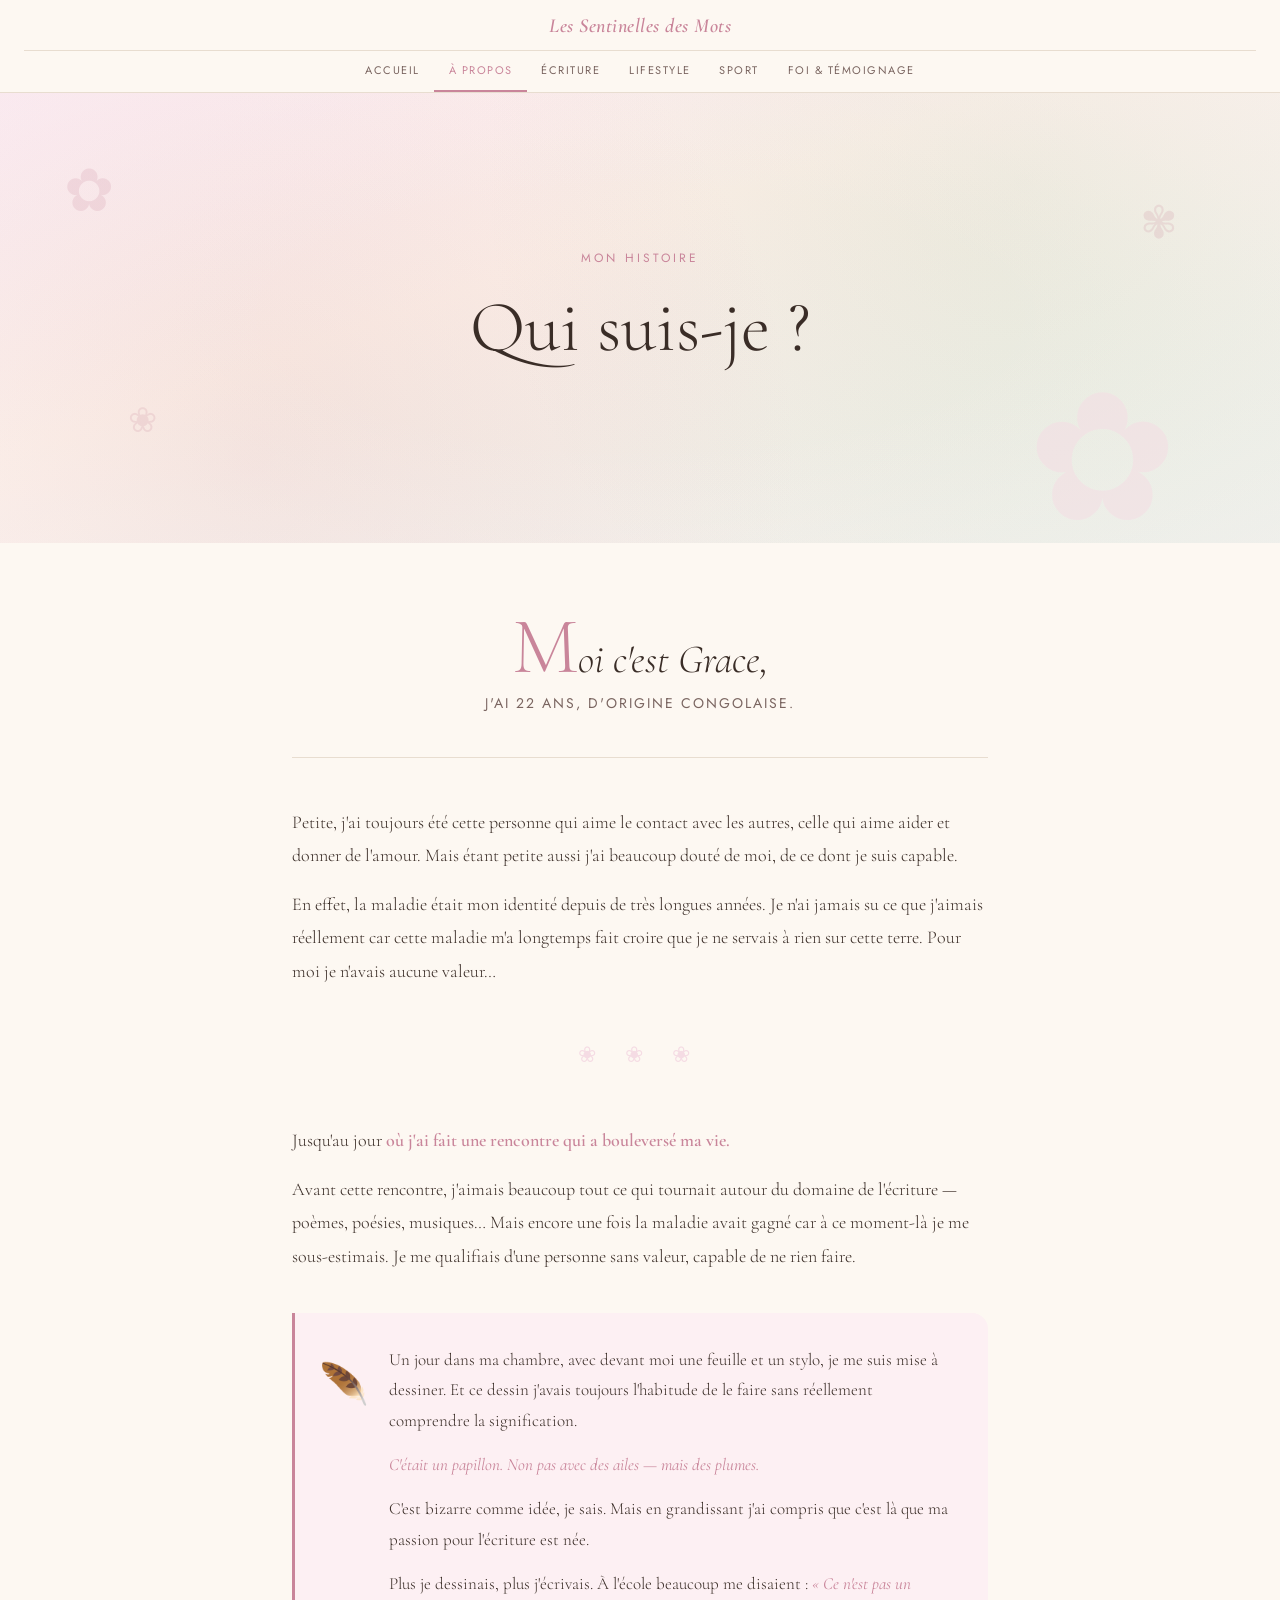
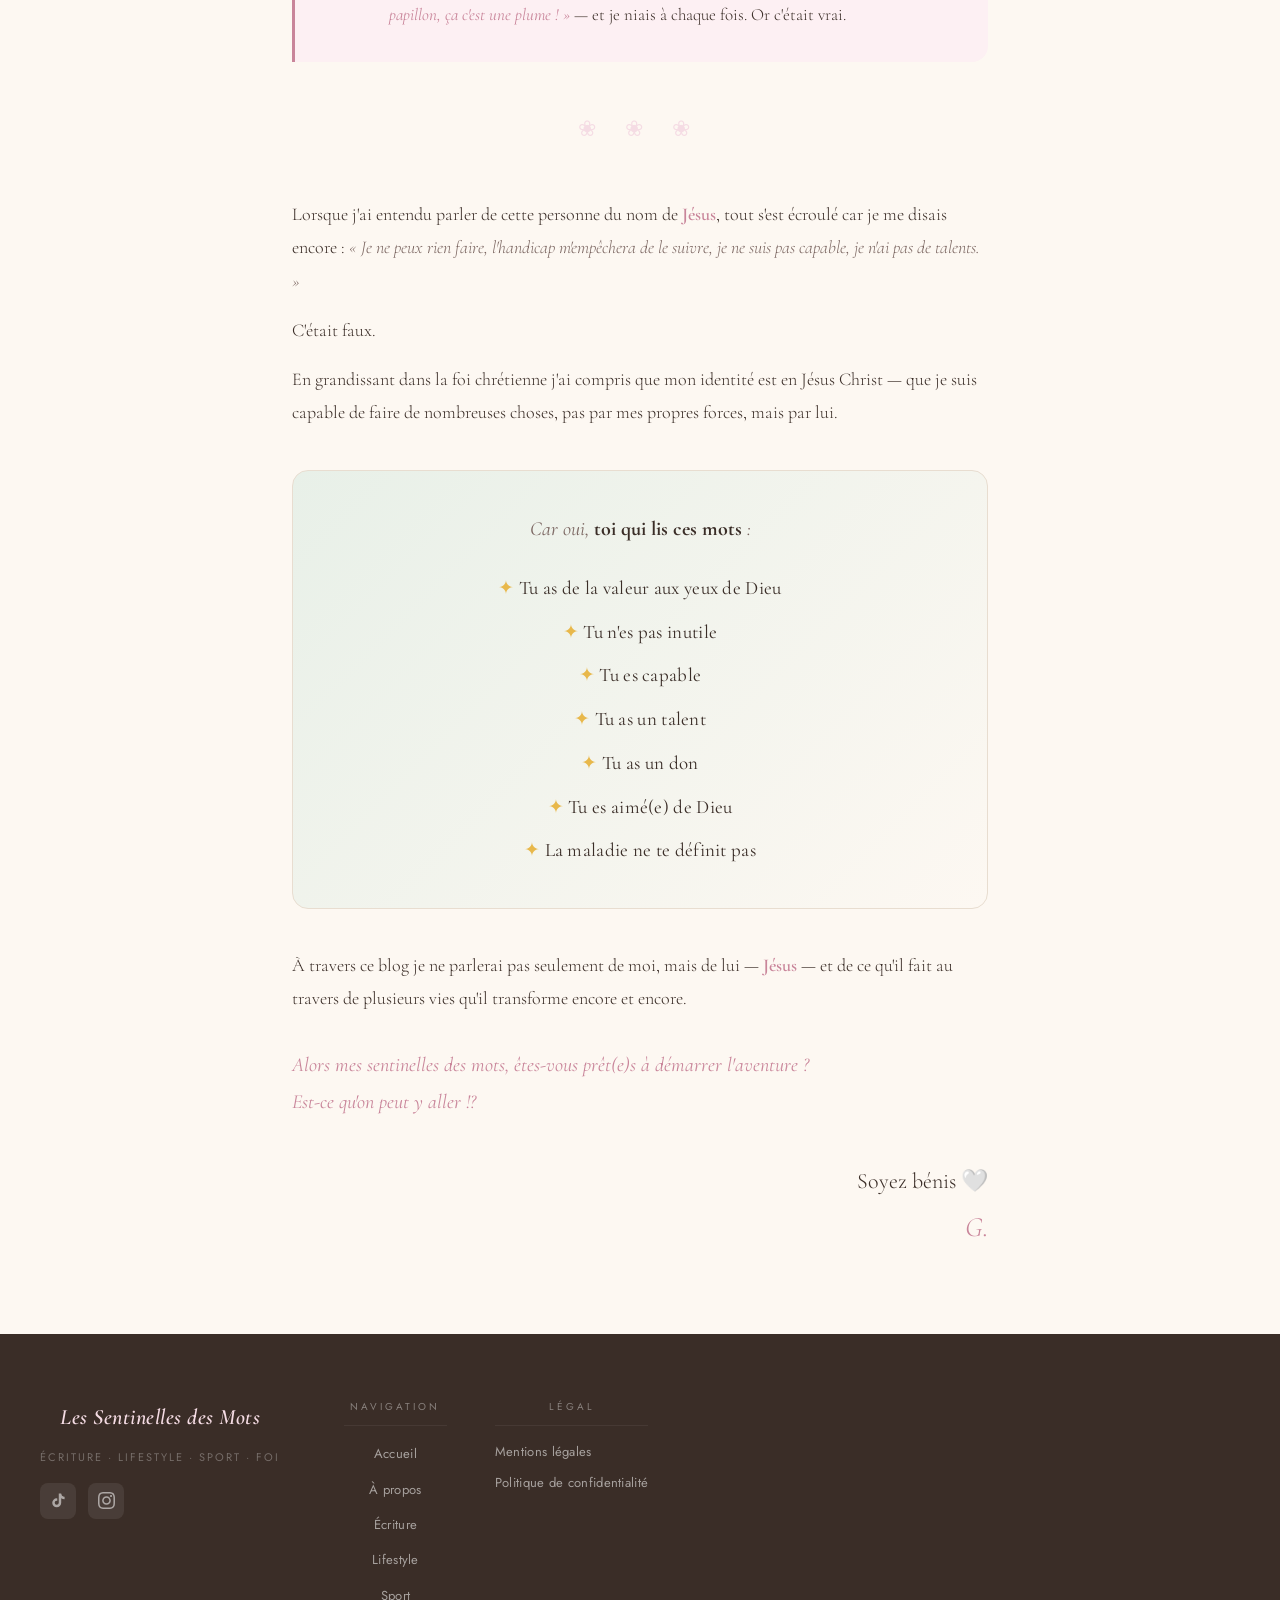
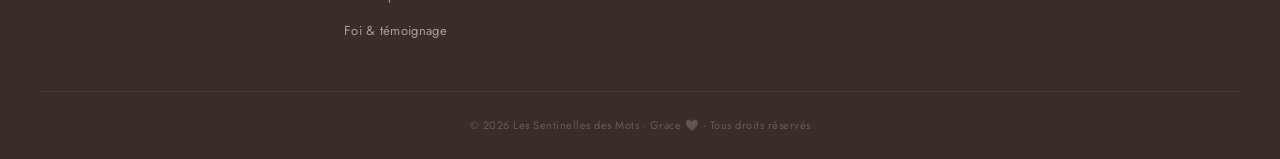
<file: a-propos.html>
<!DOCTYPE html>
<html lang="fr">
<head>
  <meta charset="UTF-8">
  <meta name="viewport" content="width=device-width, initial-scale=1.0">
  <title>Qui suis-je ? – Les Sentinelles des Mots</title>
  <link rel="preconnect" href="https://fonts.googleapis.com">
  <link rel="preconnect" href="https://fonts.gstatic.com" crossorigin>
  <link href="https://fonts.googleapis.com/css2?family=Cormorant+Garamond:ital,wght@0,300;0,400;0,600;1,300;1,400&family=Jost:wght@300;400;500&display=swap" rel="stylesheet">
  <link rel="stylesheet" href="style.css">
</head>
<body>

  <!-- NAVIGATION -->
  <nav>
    <div class="logo">Les Sentinelles des Mots</div>
    <ul>
      <li><a href="index.html">Accueil</a></li>
      <li><a href="a-propos.html" class="active">À propos</a></li>
      <li><a href="ecriture.html">Écriture</a></li>
      <li><a href="lifestyle.html">Lifestyle</a></li>
      <li><a href="sport.html">Sport</a></li>
      <li><a href="foi.html">Foi &amp; témoignage</a></li>
    </ul>
    
  </nav>

  <!-- HERO APROPOS -->
  <header class="hero hero--apropos">
    <div class="hero-overlay"></div>
    <div class="petale petale-1">✿</div>
    <div class="petale petale-2">✾</div>
    <div class="petale petale-3">❀</div>
    <div class="hero-content">
      <p class="hero-eyebrow">Mon histoire</p>
      <h1 class="hero-title">Qui suis-je ?</h1>

    </div>
    <div class="hero-fleur">✿</div>
  </header>

  <!-- HISTOIRE -->
  <section class="histoire">

    <div class="histoire-intro">
      <p class="grande-lettre">M<span>oi c'est Grace,</span></p>
      <p class="sous-intro">j'ai 22 ans, d'origine Congolaise.</p>
    </div>

    <div class="histoire-corps">

      <div class="bloc-texte">
        <p>Petite, j'ai toujours été cette personne qui aime le contact avec les autres, celle qui aime aider et donner de l'amour. Mais étant petite aussi j'ai beaucoup douté de moi, de ce dont je suis capable.</p>
        <p>En effet, la maladie était mon identité depuis de très longues années. Je n'ai jamais su ce que j'aimais réellement car cette maladie m'a longtemps fait croire que je ne servais à rien sur cette terre. Pour moi je n'avais aucune valeur…</p>
      </div>

      <div class="separateur-fleur">❀ ❀ ❀</div>

      <div class="bloc-texte">
        <p>Jusqu'au jour <strong>où j'ai fait une rencontre qui a bouleversé ma vie.</strong></p>
        <p>Avant cette rencontre, j'aimais beaucoup tout ce qui tournait autour du domaine de l'écriture — poèmes, poésies, musiques… Mais encore une fois la maladie avait gagné car à ce moment-là je me sous-estimais. Je me qualifiais d'une personne sans valeur, capable de ne rien faire.</p>
      </div>

      <div class="bloc-papillon">
        <div class="papillon-deco">🪶</div>
        <div class="papillon-texte">
          <p>Un jour dans ma chambre, avec devant moi une feuille et un stylo, je me suis mise à dessiner. Et ce dessin j'avais toujours l'habitude de le faire sans réellement comprendre la signification.</p>
          <p><em>C'était un papillon. Non pas avec des ailes — mais des plumes.</em></p>
          <p>C'est bizarre comme idée, je sais. Mais en grandissant j'ai compris que c'est là que ma passion pour l'écriture est née.</p>
          <p>Plus je dessinais, plus j'écrivais. À l'école beaucoup me disaient : <em>« Ce n'est pas un papillon, ça c'est une plume ! »</em> — et je niais à chaque fois. Or c'était vrai.</p>
        </div>
      </div>

      <div class="separateur-fleur">❀ ❀ ❀</div>

      <div class="bloc-texte">
        <p>Lorsque j'ai entendu parler de cette personne du nom de <strong>Jésus</strong>, tout s'est écroulé car je me disais encore : <em>« Je ne peux rien faire, l'handicap m'empêchera de le suivre, je ne suis pas capable, je n'ai pas de talents. »</em></p>
        <p>C'était faux.</p>
        <p>En grandissant dans la foi chrétienne j'ai compris que mon identité est en Jésus Christ — que je suis capable de faire de nombreuses choses, pas par mes propres forces, mais par lui.</p>
      </div>

      <!-- MESSAGE FORT -->
      <div class="message-fort">
        <p>Car oui, <strong>toi qui lis ces mots</strong> :</p>
        <ul class="liste-verite">
          <li><span class="etoile-or">✦</span> Tu as de la valeur aux yeux de Dieu</li>
          <li><span class="etoile-or">✦</span> Tu n'es pas inutile</li>
          <li><span class="etoile-or">✦</span> Tu es capable</li>
          <li><span class="etoile-or">✦</span> Tu as un talent</li>
          <li><span class="etoile-or">✦</span> Tu as un don</li>
          <li><span class="etoile-or">✦</span> Tu es aimé(e) de Dieu</li>
          <li><span class="etoile-or">✦</span> La maladie ne te définit pas</li>
        </ul>
      </div>

      <div class="bloc-texte bloc-conclusion">
        <p>À travers ce blog je ne parlerai pas seulement de moi, mais de lui — <strong>Jésus</strong> — et de ce qu'il fait au travers de plusieurs vies qu'il transforme encore et encore.</p>
        <p class="question-finale">Alors mes sentinelles des mots, êtes-vous prêt(e)s à démarrer l'aventure ?<br>Est-ce qu'on peut y aller !?</p>
        <p class="signature">Soyez bénis 🤍<br><em>G.</em></p>
      </div>

    </div>
  </section>

  <!-- FOOTER -->
  <!-- MODALS LÉGAUX -->
  <div class="modal-overlay" id="modal-mentions" onclick="fermerModal('modal-mentions')">
    <div class="modal-boite" onclick="event.stopPropagation()">
      <div class="modal-header">
        <h2>Mentions légales</h2>
        <button class="modal-fermer" onclick="fermerModal('modal-mentions')">✕</button>
      </div>
      <div class="modal-corps">

        <div class="modal-section">
          <h3>Éditeur du site</h3>
          <p>Ce blog est créé et géré par <strong>Dorcas Mordiva Nzuzi</strong>. Les textes, poèmes et contenus publiés sont rédigés par <strong>Grace</strong>, auteure du blog.</p>
          <p><strong>Contact :</strong> dorcasmordiva@gmail.com</p>
          <p class="modal-note">Conformément à l'article 6 de la loi n° 2004-575 du 21 juin 2004 pour la confiance dans l'économie numérique (LCEN).</p>
        </div>

        <div class="modal-section">
          <h3>Hébergement</h3>
          <p><strong>Netlify, Inc.</strong><br>
          44 Montgomery Street, Suite 300<br>
          San Francisco, CA 94104 — États-Unis<br>
          www.netlify.com</p>
        </div>

        <div class="modal-section">
          <h3>Propriété intellectuelle</h3>
          <p>Tous les contenus publiés sur ce blog — textes, poèmes, histoires et articles — sont la propriété exclusive de leur auteure et sont protégés par le droit d'auteur (loi du 11 mars 1957 et Code de la propriété intellectuelle).</p>
          <p>Toute reproduction, même partielle, sans autorisation écrite préalable est strictement interdite.</p>
        </div>

        <div class="modal-section">
          <h3>Responsabilité</h3>
          <p>Les contenus publiés sur ce blog sont fournis à titre informatif et personnel. L'éditrice se réserve le droit de les modifier ou supprimer à tout moment sans préavis.</p>
        </div>

        <div class="modal-section">
          <h3>Droit applicable</h3>
          <p>Ce site est soumis au droit français. En cas de litige, les tribunaux français seront compétents.</p>
        </div>

      </div>
      <div class="modal-date">Dernière mise à jour : mai 2026</div>
    </div>
  </div>

  <div class="modal-overlay" id="modal-confidentialite" onclick="fermerModal('modal-confidentialite')">
    <div class="modal-boite" onclick="event.stopPropagation()">
      <div class="modal-header">
        <h2>Politique de confidentialité</h2>
        <button class="modal-fermer" onclick="fermerModal('modal-confidentialite')">✕</button>
      </div>
      <div class="modal-corps">

        <div class="modal-section">
          <h3>Responsable du traitement</h3>
          <p><strong>Dorcas Mordiva Nzuzi</strong> — créatrice et gestionnaire du site — dorcasmordiva@gmail.com</p>
          <p class="modal-note">Conformément au Règlement Général sur la Protection des Données (RGPD — UE 2016/679).</p>
        </div>

        <div class="modal-section">
          <h3>Données collectées</h3>
          <p>Ce blog ne collecte <strong>aucune donnée personnelle</strong> de manière automatique. Le formulaire de contact transmet votre message directement par e-mail sans aucun stockage sur le site.</p>
        </div>

        <div class="modal-section">
          <h3>Hébergeur</h3>
          <p>Le site est hébergé par Netlify, qui peut collecter des données techniques anonymes (adresse IP, navigateur) à des fins de sécurité. Ces données ne permettent pas de vous identifier.</p>
          <p>Politique de confidentialité de Netlify : www.netlify.com/privacy</p>
        </div>

        <div class="modal-section">
          <h3>Cookies</h3>
          <p>Ce blog n'utilise aucun cookie de suivi ni de publicité. Aucun outil d'analyse (Google Analytics, etc.) n'est installé.</p>
        </div>

        <div class="modal-section">
          <h3>Vos droits</h3>
          <p>Conformément au RGPD, vous pouvez à tout moment exercer vos droits d'accès, de rectification et de suppression en écrivant à : <strong>dorcasmordiva@gmail.com</strong></p>
          <p>Vous pouvez aussi contacter la CNIL : www.cnil.fr</p>
        </div>

      </div>
      <div class="modal-date">Dernière mise à jour : mai 2026</div>
    </div>
  </div>

  <!-- FOOTER -->
  <footer>
    <div class="footer-inner">

      <div class="footer-logo-bloc">
        <div class="footer-logo">Les Sentinelles des Mots</div>
        <p class="footer-tagline">Écriture · Lifestyle · Sport · Foi</p>
        <div class="footer-reseaux">
          <a href="https://www.tiktok.com/@_thls__?_r=1&_t=ZN-968gRnBqhVu" target="_blank" class="footer-rs" title="TikTok"><svg viewBox="0 0 24 24" fill="currentColor"><path d="M19.59 6.69a4.83 4.83 0 0 1-3.77-4.25V2h-3.45v13.67a2.89 2.89 0 0 1-2.88 2.5 2.89 2.89 0 0 1-2.89-2.89 2.89 2.89 0 0 1 2.89-2.89c.28 0 .54.04.79.1V9.01a6.33 6.33 0 0 0-.79-.05 6.34 6.34 0 0 0-6.34 6.34 6.34 6.34 0 0 0 6.34 6.34 6.34 6.34 0 0 0 6.33-6.34V8.69a8.18 8.18 0 0 0 4.78 1.52V6.78a4.85 4.85 0 0 1-1.01-.09z"/></svg></a>
          <a href="https://www.instagram.com/_2rbs_?igsh=a3hwY2c5YTBzZXZu" target="_blank" class="footer-rs" title="Instagram"><svg viewBox="0 0 24 24" fill="currentColor"><path d="M12 2.163c3.204 0 3.584.012 4.85.07 3.252.148 4.771 1.691 4.919 4.919.058 1.265.069 1.645.069 4.849 0 3.205-.012 3.584-.069 4.849-.149 3.225-1.664 4.771-4.919 4.919-1.266.058-1.644.07-4.85.07-3.204 0-3.584-.012-4.849-.07-3.26-.149-4.771-1.699-4.919-4.92-.058-1.265-.07-1.644-.07-4.849 0-3.204.013-3.583.07-4.849.149-3.227 1.664-4.771 4.919-4.919 1.266-.057 1.645-.069 4.849-.069zm0-2.163c-3.259 0-3.667.014-4.947.072-4.358.2-6.78 2.618-6.98 6.98-.059 1.281-.073 1.689-.073 4.948 0 3.259.014 3.668.072 4.948.2 4.358 2.618 6.78 6.98 6.98 1.281.058 1.689.072 4.948.072 3.259 0 3.668-.014 4.948-.072 4.354-.2 6.782-2.618 6.979-6.98.059-1.28.073-1.689.073-4.948 0-3.259-.014-3.667-.072-4.947-.196-4.354-2.617-6.78-6.979-6.98-1.281-.059-1.69-.073-4.949-.073zm0 5.838c-3.403 0-6.162 2.759-6.162 6.162s2.759 6.163 6.162 6.163 6.162-2.759 6.162-6.163c0-3.403-2.759-6.162-6.162-6.162zm0 10.162c-2.209 0-4-1.79-4-4 0-2.209 1.791-4 4-4s4 1.791 4 4c0 2.21-1.791 4-4 4zm6.406-11.845c-.796 0-1.441.645-1.441 1.44s.645 1.44 1.441 1.44c.795 0 1.439-.645 1.439-1.44s-.644-1.44-1.439-1.44z"/></svg></a>
        </div>
      </div>

      <div class="footer-nav">
        <div class="footer-nav-col">
          <p class="footer-nav-titre">Navigation</p>
          <a href="index.html">Accueil</a>
          <a href="a-propos.html">À propos</a>
          <a href="ecriture.html">Écriture</a>
          <a href="lifestyle.html">Lifestyle</a>
          <a href="sport.html">Sport</a>
          <a href="foi.html">Foi &amp; témoignage</a>
        </div>
        <div class="footer-nav-col">
          <p class="footer-nav-titre">Légal</p>
          <button class="footer-btn-legal" onclick="ouvrirModal('modal-mentions')">Mentions légales</button>
          <button class="footer-btn-legal" onclick="ouvrirModal('modal-confidentialite')">Politique de confidentialité</button>
        </div>
      </div>

    </div>

    <div class="footer-bas">
      <p class="footer-copy">&#169; 2026 Les Sentinelles des Mots · Grace &#x1F90D; · Tous droits réservés</p>
    </div>
  </footer>

  <script>
    function ouvrirModal(id) {
      document.getElementById(id).classList.add('modal-actif');
      document.body.style.overflow = 'hidden';
    }
    function fermerModal(id) {
      document.getElementById(id).classList.remove('modal-actif');
      document.body.style.overflow = '';
    }
    document.addEventListener('keydown', function(e) {
      if (e.key === 'Escape') {
        document.querySelectorAll('.modal-overlay').forEach(m => m.classList.remove('modal-actif'));
        document.body.style.overflow = '';
      }
    });
  </script>

</body>
</html>
</file>
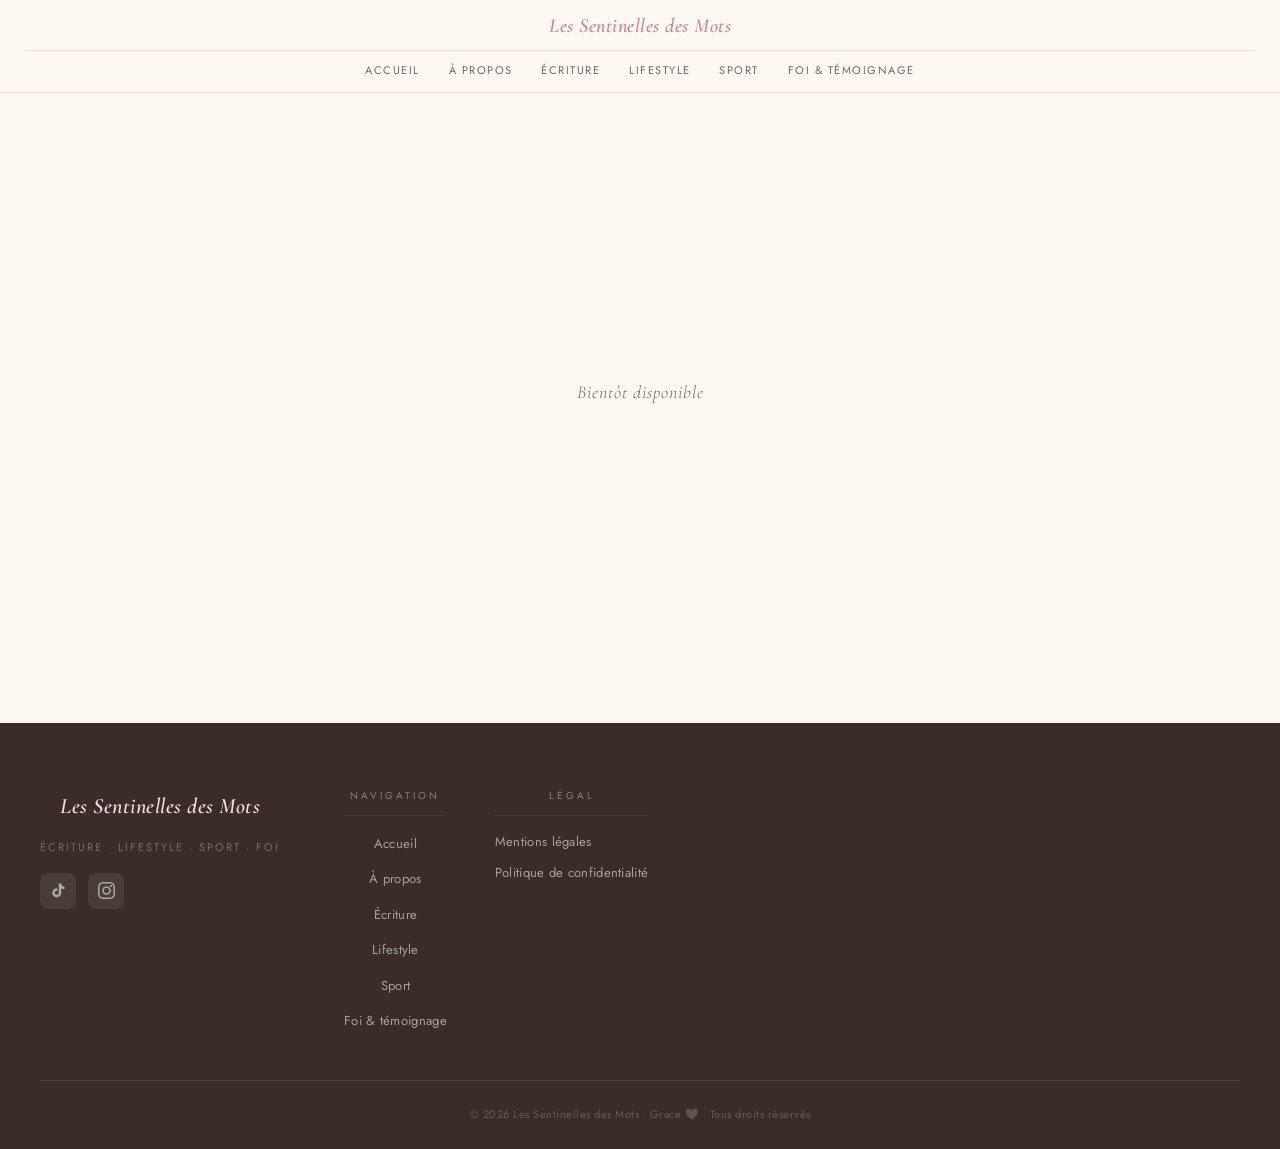
<file: ecriture.html>
<!DOCTYPE html>
<html lang="fr">
<head>
  <meta charset="UTF-8">
  <meta name="viewport" content="width=device-width, initial-scale=1.0">
  <title>Écriture – Les Sentinelles des Mots</title>
  <link rel="preconnect" href="https://fonts.googleapis.com">
  <link rel="preconnect" href="https://fonts.gstatic.com" crossorigin>
  <link href="https://fonts.googleapis.com/css2?family=Cormorant+Garamond:ital,wght@0,300;0,400;0,600;1,300;1,400&family=Jost:wght@300;400;500&display=swap" rel="stylesheet">
  <link rel="stylesheet" href="style.css">
</head>
<body>

  <nav>
    <div class="logo">Les Sentinelles des Mots</div>
    <ul>
      <li><a href="index.html">Accueil</a></li>
      <li><a href="a-propos.html">À propos</a></li>
      <li><a href="ecriture.html">Écriture</a></li>
      <li><a href="lifestyle.html">Lifestyle</a></li>
      <li><a href="sport.html">Sport</a></li>
      <li><a href="foi.html">Foi & témoignage</a></li>
    </ul>
  </nav>

  <div class="page-vide">
    <p class="bientot">Bientôt disponible</p>
  </div>
  <!-- MODALS LÉGAUX -->
  <div class="modal-overlay" id="modal-mentions" onclick="fermerModal('modal-mentions')">
    <div class="modal-boite" onclick="event.stopPropagation()">
      <div class="modal-header">
        <h2>Mentions légales</h2>
        <button class="modal-fermer" onclick="fermerModal('modal-mentions')">✕</button>
      </div>
      <div class="modal-corps">

        <div class="modal-section">
          <h3>Éditeur du site</h3>
          <p>Ce blog est créé et géré par <strong>Dorcas Mordiva Nzuzi</strong>. Les textes, poèmes et contenus publiés sont rédigés par <strong>Grace</strong>, auteure du blog.</p>
          <p><strong>Contact :</strong> dorcasmordiva@gmail.com</p>
          <p class="modal-note">Conformément à l'article 6 de la loi n° 2004-575 du 21 juin 2004 pour la confiance dans l'économie numérique (LCEN).</p>
        </div>

        <div class="modal-section">
          <h3>Hébergement</h3>
          <p><strong>Netlify, Inc.</strong><br>
          44 Montgomery Street, Suite 300<br>
          San Francisco, CA 94104 — États-Unis<br>
          www.netlify.com</p>
        </div>

        <div class="modal-section">
          <h3>Propriété intellectuelle</h3>
          <p>Tous les contenus publiés sur ce blog — textes, poèmes, histoires et articles — sont la propriété exclusive de leur auteure et sont protégés par le droit d'auteur (loi du 11 mars 1957 et Code de la propriété intellectuelle).</p>
          <p>Toute reproduction, même partielle, sans autorisation écrite préalable est strictement interdite.</p>
        </div>

        <div class="modal-section">
          <h3>Responsabilité</h3>
          <p>Les contenus publiés sur ce blog sont fournis à titre informatif et personnel. L'éditrice se réserve le droit de les modifier ou supprimer à tout moment sans préavis.</p>
        </div>

        <div class="modal-section">
          <h3>Droit applicable</h3>
          <p>Ce site est soumis au droit français. En cas de litige, les tribunaux français seront compétents.</p>
        </div>

      </div>
      <div class="modal-date">Dernière mise à jour : mai 2026</div>
    </div>
  </div>

  <div class="modal-overlay" id="modal-confidentialite" onclick="fermerModal('modal-confidentialite')">
    <div class="modal-boite" onclick="event.stopPropagation()">
      <div class="modal-header">
        <h2>Politique de confidentialité</h2>
        <button class="modal-fermer" onclick="fermerModal('modal-confidentialite')">✕</button>
      </div>
      <div class="modal-corps">

        <div class="modal-section">
          <h3>Responsable du traitement</h3>
          <p><strong>Dorcas Mordiva Nzuzi</strong> — créatrice et gestionnaire du site — dorcasmordiva@gmail.com</p>
          <p class="modal-note">Conformément au Règlement Général sur la Protection des Données (RGPD — UE 2016/679).</p>
        </div>

        <div class="modal-section">
          <h3>Données collectées</h3>
          <p>Ce blog ne collecte <strong>aucune donnée personnelle</strong> de manière automatique. Le formulaire de contact transmet votre message directement par e-mail sans aucun stockage sur le site.</p>
        </div>

        <div class="modal-section">
          <h3>Hébergeur</h3>
          <p>Le site est hébergé par Netlify, qui peut collecter des données techniques anonymes (adresse IP, navigateur) à des fins de sécurité. Ces données ne permettent pas de vous identifier.</p>
          <p>Politique de confidentialité de Netlify : www.netlify.com/privacy</p>
        </div>

        <div class="modal-section">
          <h3>Cookies</h3>
          <p>Ce blog n'utilise aucun cookie de suivi ni de publicité. Aucun outil d'analyse (Google Analytics, etc.) n'est installé.</p>
        </div>

        <div class="modal-section">
          <h3>Vos droits</h3>
          <p>Conformément au RGPD, vous pouvez à tout moment exercer vos droits d'accès, de rectification et de suppression en écrivant à : <strong>dorcasmordiva@gmail.com</strong></p>
          <p>Vous pouvez aussi contacter la CNIL : www.cnil.fr</p>
        </div>

      </div>
      <div class="modal-date">Dernière mise à jour : mai 2026</div>
    </div>
  </div>

  <!-- FOOTER -->
  <footer>
    <div class="footer-inner">

      <div class="footer-logo-bloc">
        <div class="footer-logo">Les Sentinelles des Mots</div>
        <p class="footer-tagline">Écriture · Lifestyle · Sport · Foi</p>
        <div class="footer-reseaux">
          <a href="https://www.tiktok.com/@_thls__?_r=1&_t=ZN-968gRnBqhVu" target="_blank" class="footer-rs" title="TikTok"><svg viewBox="0 0 24 24" fill="currentColor"><path d="M19.59 6.69a4.83 4.83 0 0 1-3.77-4.25V2h-3.45v13.67a2.89 2.89 0 0 1-2.88 2.5 2.89 2.89 0 0 1-2.89-2.89 2.89 2.89 0 0 1 2.89-2.89c.28 0 .54.04.79.1V9.01a6.33 6.33 0 0 0-.79-.05 6.34 6.34 0 0 0-6.34 6.34 6.34 6.34 0 0 0 6.34 6.34 6.34 6.34 0 0 0 6.33-6.34V8.69a8.18 8.18 0 0 0 4.78 1.52V6.78a4.85 4.85 0 0 1-1.01-.09z"/></svg></a>
          <a href="https://www.instagram.com/_2rbs_?igsh=a3hwY2c5YTBzZXZu" target="_blank" class="footer-rs" title="Instagram"><svg viewBox="0 0 24 24" fill="currentColor"><path d="M12 2.163c3.204 0 3.584.012 4.85.07 3.252.148 4.771 1.691 4.919 4.919.058 1.265.069 1.645.069 4.849 0 3.205-.012 3.584-.069 4.849-.149 3.225-1.664 4.771-4.919 4.919-1.266.058-1.644.07-4.85.07-3.204 0-3.584-.012-4.849-.07-3.26-.149-4.771-1.699-4.919-4.92-.058-1.265-.07-1.644-.07-4.849 0-3.204.013-3.583.07-4.849.149-3.227 1.664-4.771 4.919-4.919 1.266-.057 1.645-.069 4.849-.069zm0-2.163c-3.259 0-3.667.014-4.947.072-4.358.2-6.78 2.618-6.98 6.98-.059 1.281-.073 1.689-.073 4.948 0 3.259.014 3.668.072 4.948.2 4.358 2.618 6.78 6.98 6.98 1.281.058 1.689.072 4.948.072 3.259 0 3.668-.014 4.948-.072 4.354-.2 6.782-2.618 6.979-6.98.059-1.28.073-1.689.073-4.948 0-3.259-.014-3.667-.072-4.947-.196-4.354-2.617-6.78-6.979-6.98-1.281-.059-1.69-.073-4.949-.073zm0 5.838c-3.403 0-6.162 2.759-6.162 6.162s2.759 6.163 6.162 6.163 6.162-2.759 6.162-6.163c0-3.403-2.759-6.162-6.162-6.162zm0 10.162c-2.209 0-4-1.79-4-4 0-2.209 1.791-4 4-4s4 1.791 4 4c0 2.21-1.791 4-4 4zm6.406-11.845c-.796 0-1.441.645-1.441 1.44s.645 1.44 1.441 1.44c.795 0 1.439-.645 1.439-1.44s-.644-1.44-1.439-1.44z"/></svg></a>
        </div>
      </div>

      <div class="footer-nav">
        <div class="footer-nav-col">
          <p class="footer-nav-titre">Navigation</p>
          <a href="index.html">Accueil</a>
          <a href="a-propos.html">À propos</a>
          <a href="ecriture.html">Écriture</a>
          <a href="lifestyle.html">Lifestyle</a>
          <a href="sport.html">Sport</a>
          <a href="foi.html">Foi &amp; témoignage</a>
        </div>
        <div class="footer-nav-col">
          <p class="footer-nav-titre">Légal</p>
          <button class="footer-btn-legal" onclick="ouvrirModal('modal-mentions')">Mentions légales</button>
          <button class="footer-btn-legal" onclick="ouvrirModal('modal-confidentialite')">Politique de confidentialité</button>
        </div>
      </div>

    </div>

    <div class="footer-bas">
      <p class="footer-copy">&#169; 2026 Les Sentinelles des Mots · Grace &#x1F90D; · Tous droits réservés</p>
    </div>
  </footer>

  <script>
    function ouvrirModal(id) {
      document.getElementById(id).classList.add('modal-actif');
      document.body.style.overflow = 'hidden';
    }
    function fermerModal(id) {
      document.getElementById(id).classList.remove('modal-actif');
      document.body.style.overflow = '';
    }
    document.addEventListener('keydown', function(e) {
      if (e.key === 'Escape') {
        document.querySelectorAll('.modal-overlay').forEach(m => m.classList.remove('modal-actif'));
        document.body.style.overflow = '';
      }
    });
  </script>

</body>
</html>
</file>
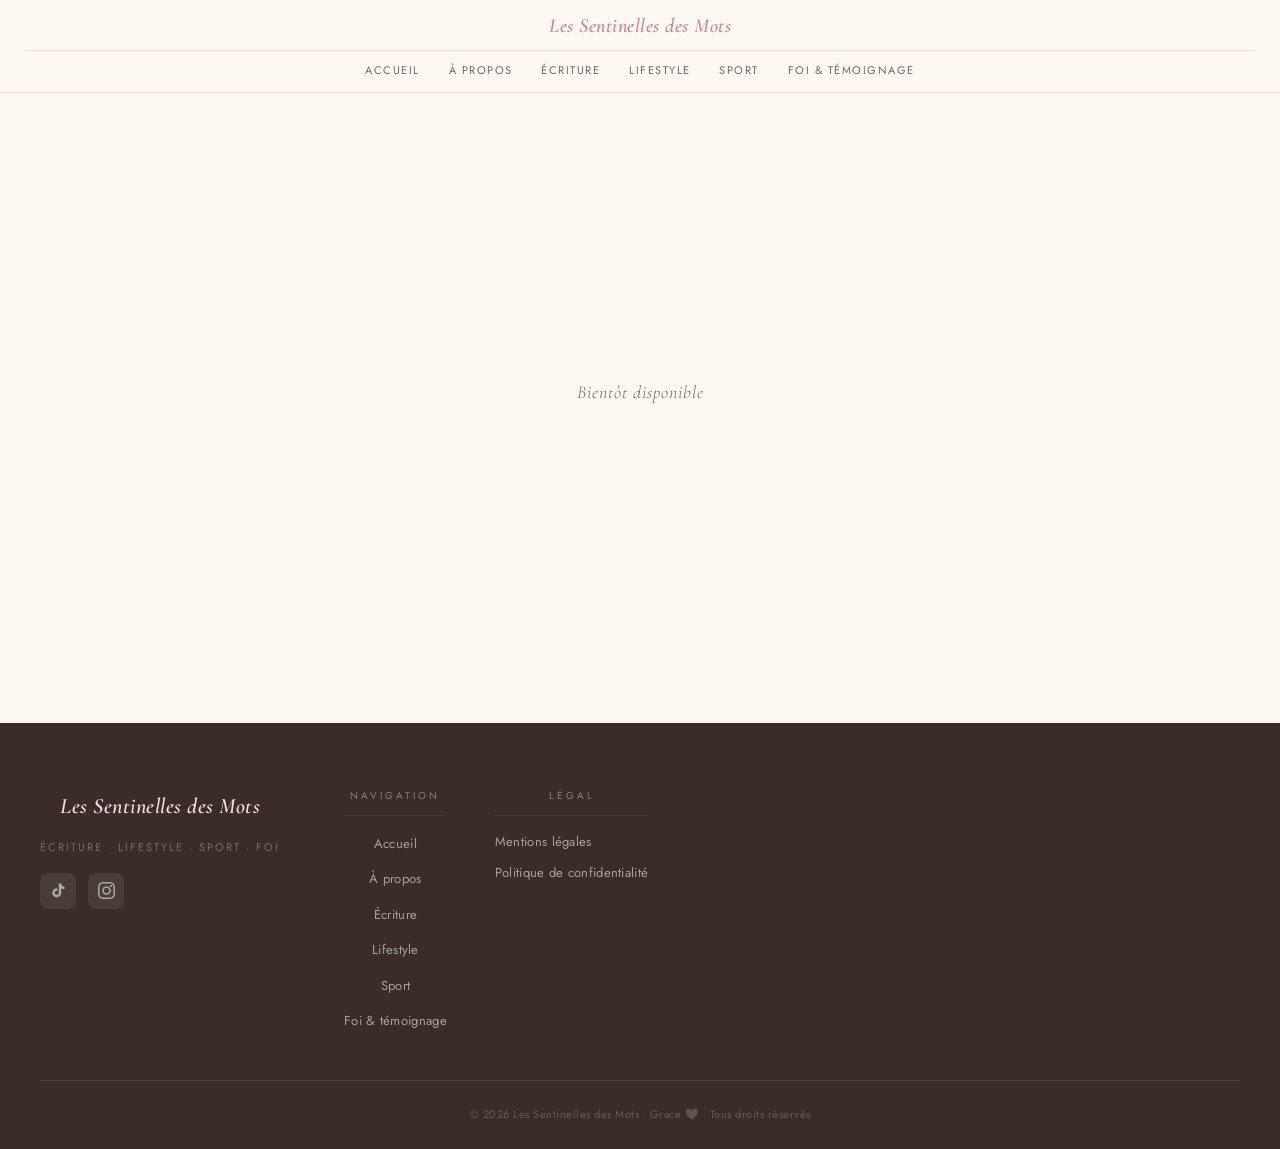
<file: foi.html>
<!DOCTYPE html>
<html lang="fr">
<head>
  <meta charset="UTF-8">
  <meta name="viewport" content="width=device-width, initial-scale=1.0">
  <title>Foi & témoignage – Les Sentinelles des Mots</title>
  <link rel="preconnect" href="https://fonts.googleapis.com">
  <link rel="preconnect" href="https://fonts.gstatic.com" crossorigin>
  <link href="https://fonts.googleapis.com/css2?family=Cormorant+Garamond:ital,wght@0,300;0,400;0,600;1,300;1,400&family=Jost:wght@300;400;500&display=swap" rel="stylesheet">
  <link rel="stylesheet" href="style.css">
</head>
<body>

  <nav>
    <div class="logo">Les Sentinelles des Mots</div>
    <ul>
      <li><a href="index.html">Accueil</a></li>
      <li><a href="a-propos.html">À propos</a></li>
      <li><a href="ecriture.html">Écriture</a></li>
      <li><a href="lifestyle.html">Lifestyle</a></li>
      <li><a href="sport.html">Sport</a></li>
      <li><a href="foi.html">Foi & témoignage</a></li>
    </ul>
  </nav>

  <div class="page-vide">
    <p class="bientot">Bientôt disponible</p>
  </div>
  <!-- MODALS LÉGAUX -->
  <div class="modal-overlay" id="modal-mentions" onclick="fermerModal('modal-mentions')">
    <div class="modal-boite" onclick="event.stopPropagation()">
      <div class="modal-header">
        <h2>Mentions légales</h2>
        <button class="modal-fermer" onclick="fermerModal('modal-mentions')">✕</button>
      </div>
      <div class="modal-corps">

        <div class="modal-section">
          <h3>Éditeur du site</h3>
          <p>Ce blog est créé et géré par <strong>Dorcas Mordiva Nzuzi</strong>. Les textes, poèmes et contenus publiés sont rédigés par <strong>Grace</strong>, auteure du blog.</p>
          <p><strong>Contact :</strong> dorcasmordiva@gmail.com</p>
          <p class="modal-note">Conformément à l'article 6 de la loi n° 2004-575 du 21 juin 2004 pour la confiance dans l'économie numérique (LCEN).</p>
        </div>

        <div class="modal-section">
          <h3>Hébergement</h3>
          <p><strong>Netlify, Inc.</strong><br>
          44 Montgomery Street, Suite 300<br>
          San Francisco, CA 94104 — États-Unis<br>
          www.netlify.com</p>
        </div>

        <div class="modal-section">
          <h3>Propriété intellectuelle</h3>
          <p>Tous les contenus publiés sur ce blog — textes, poèmes, histoires et articles — sont la propriété exclusive de leur auteure et sont protégés par le droit d'auteur (loi du 11 mars 1957 et Code de la propriété intellectuelle).</p>
          <p>Toute reproduction, même partielle, sans autorisation écrite préalable est strictement interdite.</p>
        </div>

        <div class="modal-section">
          <h3>Responsabilité</h3>
          <p>Les contenus publiés sur ce blog sont fournis à titre informatif et personnel. L'éditrice se réserve le droit de les modifier ou supprimer à tout moment sans préavis.</p>
        </div>

        <div class="modal-section">
          <h3>Droit applicable</h3>
          <p>Ce site est soumis au droit français. En cas de litige, les tribunaux français seront compétents.</p>
        </div>

      </div>
      <div class="modal-date">Dernière mise à jour : mai 2026</div>
    </div>
  </div>

  <div class="modal-overlay" id="modal-confidentialite" onclick="fermerModal('modal-confidentialite')">
    <div class="modal-boite" onclick="event.stopPropagation()">
      <div class="modal-header">
        <h2>Politique de confidentialité</h2>
        <button class="modal-fermer" onclick="fermerModal('modal-confidentialite')">✕</button>
      </div>
      <div class="modal-corps">

        <div class="modal-section">
          <h3>Responsable du traitement</h3>
          <p><strong>Dorcas Mordiva Nzuzi</strong> — créatrice et gestionnaire du site — dorcasmordiva@gmail.com</p>
          <p class="modal-note">Conformément au Règlement Général sur la Protection des Données (RGPD — UE 2016/679).</p>
        </div>

        <div class="modal-section">
          <h3>Données collectées</h3>
          <p>Ce blog ne collecte <strong>aucune donnée personnelle</strong> de manière automatique. Le formulaire de contact transmet votre message directement par e-mail sans aucun stockage sur le site.</p>
        </div>

        <div class="modal-section">
          <h3>Hébergeur</h3>
          <p>Le site est hébergé par Netlify, qui peut collecter des données techniques anonymes (adresse IP, navigateur) à des fins de sécurité. Ces données ne permettent pas de vous identifier.</p>
          <p>Politique de confidentialité de Netlify : www.netlify.com/privacy</p>
        </div>

        <div class="modal-section">
          <h3>Cookies</h3>
          <p>Ce blog n'utilise aucun cookie de suivi ni de publicité. Aucun outil d'analyse (Google Analytics, etc.) n'est installé.</p>
        </div>

        <div class="modal-section">
          <h3>Vos droits</h3>
          <p>Conformément au RGPD, vous pouvez à tout moment exercer vos droits d'accès, de rectification et de suppression en écrivant à : <strong>dorcasmordiva@gmail.com</strong></p>
          <p>Vous pouvez aussi contacter la CNIL : www.cnil.fr</p>
        </div>

      </div>
      <div class="modal-date">Dernière mise à jour : mai 2026</div>
    </div>
  </div>

  <!-- FOOTER -->
  <footer>
    <div class="footer-inner">

      <div class="footer-logo-bloc">
        <div class="footer-logo">Les Sentinelles des Mots</div>
        <p class="footer-tagline">Écriture · Lifestyle · Sport · Foi</p>
        <div class="footer-reseaux">
          <a href="https://www.tiktok.com/@_thls__?_r=1&_t=ZN-968gRnBqhVu" target="_blank" class="footer-rs" title="TikTok"><svg viewBox="0 0 24 24" fill="currentColor"><path d="M19.59 6.69a4.83 4.83 0 0 1-3.77-4.25V2h-3.45v13.67a2.89 2.89 0 0 1-2.88 2.5 2.89 2.89 0 0 1-2.89-2.89 2.89 2.89 0 0 1 2.89-2.89c.28 0 .54.04.79.1V9.01a6.33 6.33 0 0 0-.79-.05 6.34 6.34 0 0 0-6.34 6.34 6.34 6.34 0 0 0 6.34 6.34 6.34 6.34 0 0 0 6.33-6.34V8.69a8.18 8.18 0 0 0 4.78 1.52V6.78a4.85 4.85 0 0 1-1.01-.09z"/></svg></a>
          <a href="https://www.instagram.com/_2rbs_?igsh=a3hwY2c5YTBzZXZu" target="_blank" class="footer-rs" title="Instagram"><svg viewBox="0 0 24 24" fill="currentColor"><path d="M12 2.163c3.204 0 3.584.012 4.85.07 3.252.148 4.771 1.691 4.919 4.919.058 1.265.069 1.645.069 4.849 0 3.205-.012 3.584-.069 4.849-.149 3.225-1.664 4.771-4.919 4.919-1.266.058-1.644.07-4.85.07-3.204 0-3.584-.012-4.849-.07-3.26-.149-4.771-1.699-4.919-4.92-.058-1.265-.07-1.644-.07-4.849 0-3.204.013-3.583.07-4.849.149-3.227 1.664-4.771 4.919-4.919 1.266-.057 1.645-.069 4.849-.069zm0-2.163c-3.259 0-3.667.014-4.947.072-4.358.2-6.78 2.618-6.98 6.98-.059 1.281-.073 1.689-.073 4.948 0 3.259.014 3.668.072 4.948.2 4.358 2.618 6.78 6.98 6.98 1.281.058 1.689.072 4.948.072 3.259 0 3.668-.014 4.948-.072 4.354-.2 6.782-2.618 6.979-6.98.059-1.28.073-1.689.073-4.948 0-3.259-.014-3.667-.072-4.947-.196-4.354-2.617-6.78-6.979-6.98-1.281-.059-1.69-.073-4.949-.073zm0 5.838c-3.403 0-6.162 2.759-6.162 6.162s2.759 6.163 6.162 6.163 6.162-2.759 6.162-6.163c0-3.403-2.759-6.162-6.162-6.162zm0 10.162c-2.209 0-4-1.79-4-4 0-2.209 1.791-4 4-4s4 1.791 4 4c0 2.21-1.791 4-4 4zm6.406-11.845c-.796 0-1.441.645-1.441 1.44s.645 1.44 1.441 1.44c.795 0 1.439-.645 1.439-1.44s-.644-1.44-1.439-1.44z"/></svg></a>
        </div>
      </div>

      <div class="footer-nav">
        <div class="footer-nav-col">
          <p class="footer-nav-titre">Navigation</p>
          <a href="index.html">Accueil</a>
          <a href="a-propos.html">À propos</a>
          <a href="ecriture.html">Écriture</a>
          <a href="lifestyle.html">Lifestyle</a>
          <a href="sport.html">Sport</a>
          <a href="foi.html">Foi &amp; témoignage</a>
        </div>
        <div class="footer-nav-col">
          <p class="footer-nav-titre">Légal</p>
          <button class="footer-btn-legal" onclick="ouvrirModal('modal-mentions')">Mentions légales</button>
          <button class="footer-btn-legal" onclick="ouvrirModal('modal-confidentialite')">Politique de confidentialité</button>
        </div>
      </div>

    </div>

    <div class="footer-bas">
      <p class="footer-copy">&#169; 2026 Les Sentinelles des Mots · Grace &#x1F90D; · Tous droits réservés</p>
    </div>
  </footer>

  <script>
    function ouvrirModal(id) {
      document.getElementById(id).classList.add('modal-actif');
      document.body.style.overflow = 'hidden';
    }
    function fermerModal(id) {
      document.getElementById(id).classList.remove('modal-actif');
      document.body.style.overflow = '';
    }
    document.addEventListener('keydown', function(e) {
      if (e.key === 'Escape') {
        document.querySelectorAll('.modal-overlay').forEach(m => m.classList.remove('modal-actif'));
        document.body.style.overflow = '';
      }
    });
  </script>

</body>
</html>
</file>
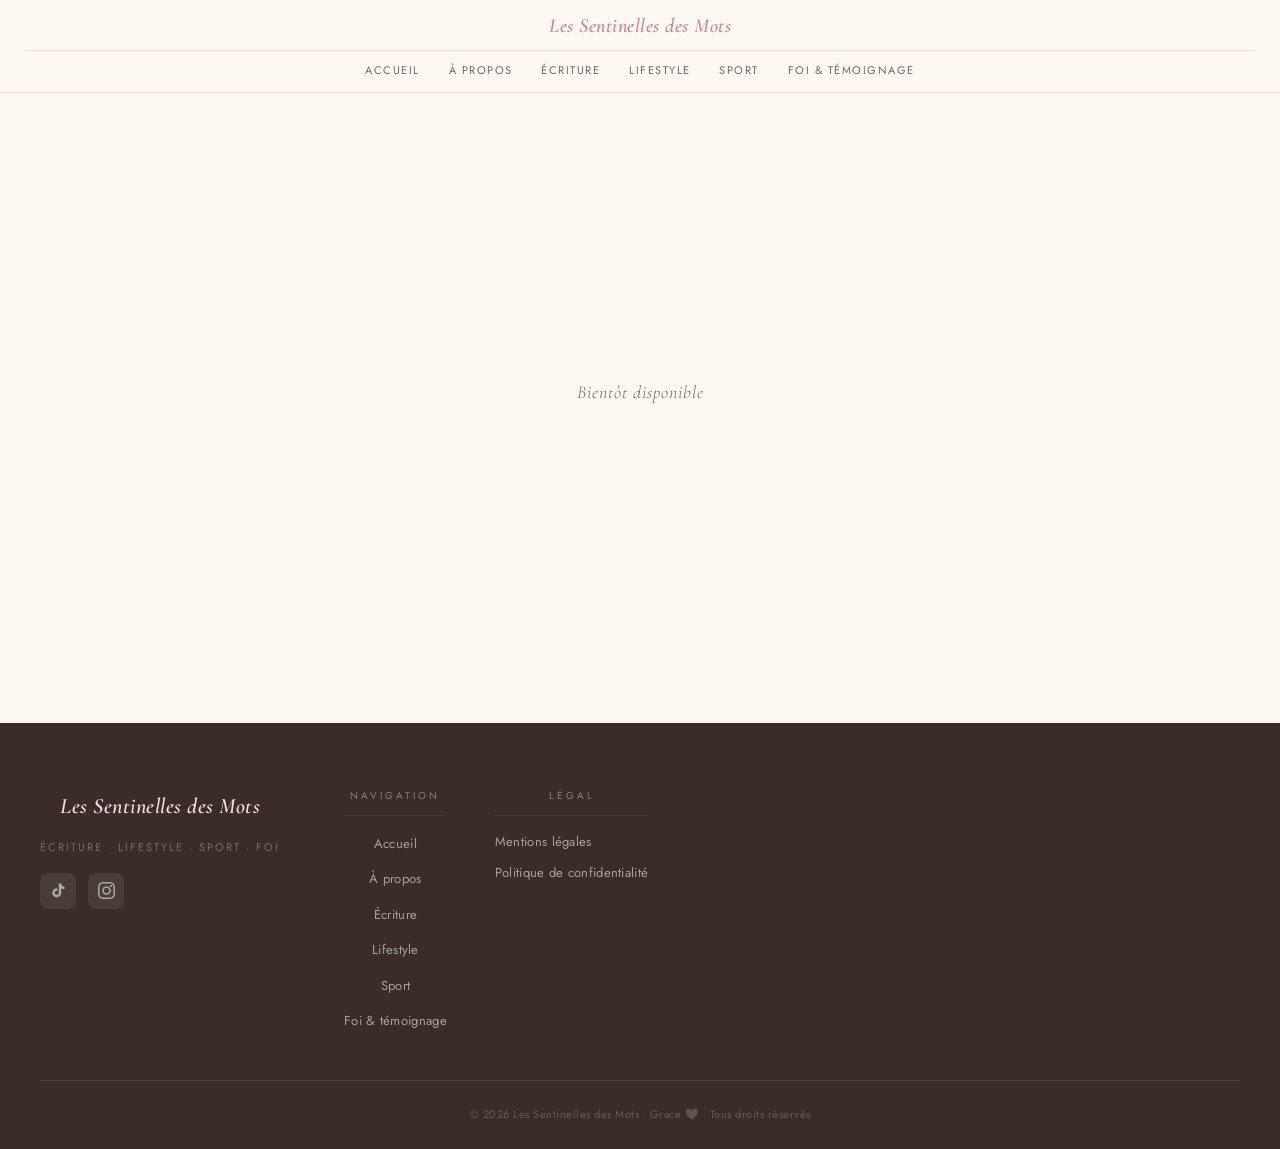
<file: lifestyle.html>
<!DOCTYPE html>
<html lang="fr">
<head>
  <meta charset="UTF-8">
  <meta name="viewport" content="width=device-width, initial-scale=1.0">
  <title>Lifestyle – Les Sentinelles des Mots</title>
  <link rel="preconnect" href="https://fonts.googleapis.com">
  <link rel="preconnect" href="https://fonts.gstatic.com" crossorigin>
  <link href="https://fonts.googleapis.com/css2?family=Cormorant+Garamond:ital,wght@0,300;0,400;0,600;1,300;1,400&family=Jost:wght@300;400;500&display=swap" rel="stylesheet">
  <link rel="stylesheet" href="style.css">
</head>
<body>

  <nav>
    <div class="logo">Les Sentinelles des Mots</div>
    <ul>
      <li><a href="index.html">Accueil</a></li>
      <li><a href="a-propos.html">À propos</a></li>
      <li><a href="ecriture.html">Écriture</a></li>
      <li><a href="lifestyle.html">Lifestyle</a></li>
      <li><a href="sport.html">Sport</a></li>
      <li><a href="foi.html">Foi & témoignage</a></li>
    </ul>
  </nav>

  <div class="page-vide">
    <p class="bientot">Bientôt disponible</p>
  </div>
  <!-- MODALS LÉGAUX -->
  <div class="modal-overlay" id="modal-mentions" onclick="fermerModal('modal-mentions')">
    <div class="modal-boite" onclick="event.stopPropagation()">
      <div class="modal-header">
        <h2>Mentions légales</h2>
        <button class="modal-fermer" onclick="fermerModal('modal-mentions')">✕</button>
      </div>
      <div class="modal-corps">

        <div class="modal-section">
          <h3>Éditeur du site</h3>
          <p>Ce blog est créé et géré par <strong>Dorcas Mordiva Nzuzi</strong>. Les textes, poèmes et contenus publiés sont rédigés par <strong>Grace</strong>, auteure du blog.</p>
          <p><strong>Contact :</strong> dorcasmordiva@gmail.com</p>
          <p class="modal-note">Conformément à l'article 6 de la loi n° 2004-575 du 21 juin 2004 pour la confiance dans l'économie numérique (LCEN).</p>
        </div>

        <div class="modal-section">
          <h3>Hébergement</h3>
          <p><strong>Netlify, Inc.</strong><br>
          44 Montgomery Street, Suite 300<br>
          San Francisco, CA 94104 — États-Unis<br>
          www.netlify.com</p>
        </div>

        <div class="modal-section">
          <h3>Propriété intellectuelle</h3>
          <p>Tous les contenus publiés sur ce blog — textes, poèmes, histoires et articles — sont la propriété exclusive de leur auteure et sont protégés par le droit d'auteur (loi du 11 mars 1957 et Code de la propriété intellectuelle).</p>
          <p>Toute reproduction, même partielle, sans autorisation écrite préalable est strictement interdite.</p>
        </div>

        <div class="modal-section">
          <h3>Responsabilité</h3>
          <p>Les contenus publiés sur ce blog sont fournis à titre informatif et personnel. L'éditrice se réserve le droit de les modifier ou supprimer à tout moment sans préavis.</p>
        </div>

        <div class="modal-section">
          <h3>Droit applicable</h3>
          <p>Ce site est soumis au droit français. En cas de litige, les tribunaux français seront compétents.</p>
        </div>

      </div>
      <div class="modal-date">Dernière mise à jour : mai 2026</div>
    </div>
  </div>

  <div class="modal-overlay" id="modal-confidentialite" onclick="fermerModal('modal-confidentialite')">
    <div class="modal-boite" onclick="event.stopPropagation()">
      <div class="modal-header">
        <h2>Politique de confidentialité</h2>
        <button class="modal-fermer" onclick="fermerModal('modal-confidentialite')">✕</button>
      </div>
      <div class="modal-corps">

        <div class="modal-section">
          <h3>Responsable du traitement</h3>
          <p><strong>Dorcas Mordiva Nzuzi</strong> — créatrice et gestionnaire du site — dorcasmordiva@gmail.com</p>
          <p class="modal-note">Conformément au Règlement Général sur la Protection des Données (RGPD — UE 2016/679).</p>
        </div>

        <div class="modal-section">
          <h3>Données collectées</h3>
          <p>Ce blog ne collecte <strong>aucune donnée personnelle</strong> de manière automatique. Le formulaire de contact transmet votre message directement par e-mail sans aucun stockage sur le site.</p>
        </div>

        <div class="modal-section">
          <h3>Hébergeur</h3>
          <p>Le site est hébergé par Netlify, qui peut collecter des données techniques anonymes (adresse IP, navigateur) à des fins de sécurité. Ces données ne permettent pas de vous identifier.</p>
          <p>Politique de confidentialité de Netlify : www.netlify.com/privacy</p>
        </div>

        <div class="modal-section">
          <h3>Cookies</h3>
          <p>Ce blog n'utilise aucun cookie de suivi ni de publicité. Aucun outil d'analyse (Google Analytics, etc.) n'est installé.</p>
        </div>

        <div class="modal-section">
          <h3>Vos droits</h3>
          <p>Conformément au RGPD, vous pouvez à tout moment exercer vos droits d'accès, de rectification et de suppression en écrivant à : <strong>dorcasmordiva@gmail.com</strong></p>
          <p>Vous pouvez aussi contacter la CNIL : www.cnil.fr</p>
        </div>

      </div>
      <div class="modal-date">Dernière mise à jour : mai 2026</div>
    </div>
  </div>

  <!-- FOOTER -->
  <footer>
    <div class="footer-inner">

      <div class="footer-logo-bloc">
        <div class="footer-logo">Les Sentinelles des Mots</div>
        <p class="footer-tagline">Écriture · Lifestyle · Sport · Foi</p>
        <div class="footer-reseaux">
          <a href="https://www.tiktok.com/@_thls__?_r=1&_t=ZN-968gRnBqhVu" target="_blank" class="footer-rs" title="TikTok"><svg viewBox="0 0 24 24" fill="currentColor"><path d="M19.59 6.69a4.83 4.83 0 0 1-3.77-4.25V2h-3.45v13.67a2.89 2.89 0 0 1-2.88 2.5 2.89 2.89 0 0 1-2.89-2.89 2.89 2.89 0 0 1 2.89-2.89c.28 0 .54.04.79.1V9.01a6.33 6.33 0 0 0-.79-.05 6.34 6.34 0 0 0-6.34 6.34 6.34 6.34 0 0 0 6.34 6.34 6.34 6.34 0 0 0 6.33-6.34V8.69a8.18 8.18 0 0 0 4.78 1.52V6.78a4.85 4.85 0 0 1-1.01-.09z"/></svg></a>
          <a href="https://www.instagram.com/_2rbs_?igsh=a3hwY2c5YTBzZXZu" target="_blank" class="footer-rs" title="Instagram"><svg viewBox="0 0 24 24" fill="currentColor"><path d="M12 2.163c3.204 0 3.584.012 4.85.07 3.252.148 4.771 1.691 4.919 4.919.058 1.265.069 1.645.069 4.849 0 3.205-.012 3.584-.069 4.849-.149 3.225-1.664 4.771-4.919 4.919-1.266.058-1.644.07-4.85.07-3.204 0-3.584-.012-4.849-.07-3.26-.149-4.771-1.699-4.919-4.92-.058-1.265-.07-1.644-.07-4.849 0-3.204.013-3.583.07-4.849.149-3.227 1.664-4.771 4.919-4.919 1.266-.057 1.645-.069 4.849-.069zm0-2.163c-3.259 0-3.667.014-4.947.072-4.358.2-6.78 2.618-6.98 6.98-.059 1.281-.073 1.689-.073 4.948 0 3.259.014 3.668.072 4.948.2 4.358 2.618 6.78 6.98 6.98 1.281.058 1.689.072 4.948.072 3.259 0 3.668-.014 4.948-.072 4.354-.2 6.782-2.618 6.979-6.98.059-1.28.073-1.689.073-4.948 0-3.259-.014-3.667-.072-4.947-.196-4.354-2.617-6.78-6.979-6.98-1.281-.059-1.69-.073-4.949-.073zm0 5.838c-3.403 0-6.162 2.759-6.162 6.162s2.759 6.163 6.162 6.163 6.162-2.759 6.162-6.163c0-3.403-2.759-6.162-6.162-6.162zm0 10.162c-2.209 0-4-1.79-4-4 0-2.209 1.791-4 4-4s4 1.791 4 4c0 2.21-1.791 4-4 4zm6.406-11.845c-.796 0-1.441.645-1.441 1.44s.645 1.44 1.441 1.44c.795 0 1.439-.645 1.439-1.44s-.644-1.44-1.439-1.44z"/></svg></a>
        </div>
      </div>

      <div class="footer-nav">
        <div class="footer-nav-col">
          <p class="footer-nav-titre">Navigation</p>
          <a href="index.html">Accueil</a>
          <a href="a-propos.html">À propos</a>
          <a href="ecriture.html">Écriture</a>
          <a href="lifestyle.html">Lifestyle</a>
          <a href="sport.html">Sport</a>
          <a href="foi.html">Foi &amp; témoignage</a>
        </div>
        <div class="footer-nav-col">
          <p class="footer-nav-titre">Légal</p>
          <button class="footer-btn-legal" onclick="ouvrirModal('modal-mentions')">Mentions légales</button>
          <button class="footer-btn-legal" onclick="ouvrirModal('modal-confidentialite')">Politique de confidentialité</button>
        </div>
      </div>

    </div>

    <div class="footer-bas">
      <p class="footer-copy">&#169; 2026 Les Sentinelles des Mots · Grace &#x1F90D; · Tous droits réservés</p>
    </div>
  </footer>

  <script>
    function ouvrirModal(id) {
      document.getElementById(id).classList.add('modal-actif');
      document.body.style.overflow = 'hidden';
    }
    function fermerModal(id) {
      document.getElementById(id).classList.remove('modal-actif');
      document.body.style.overflow = '';
    }
    document.addEventListener('keydown', function(e) {
      if (e.key === 'Escape') {
        document.querySelectorAll('.modal-overlay').forEach(m => m.classList.remove('modal-actif'));
        document.body.style.overflow = '';
      }
    });
  </script>

</body>
</html>
</file>
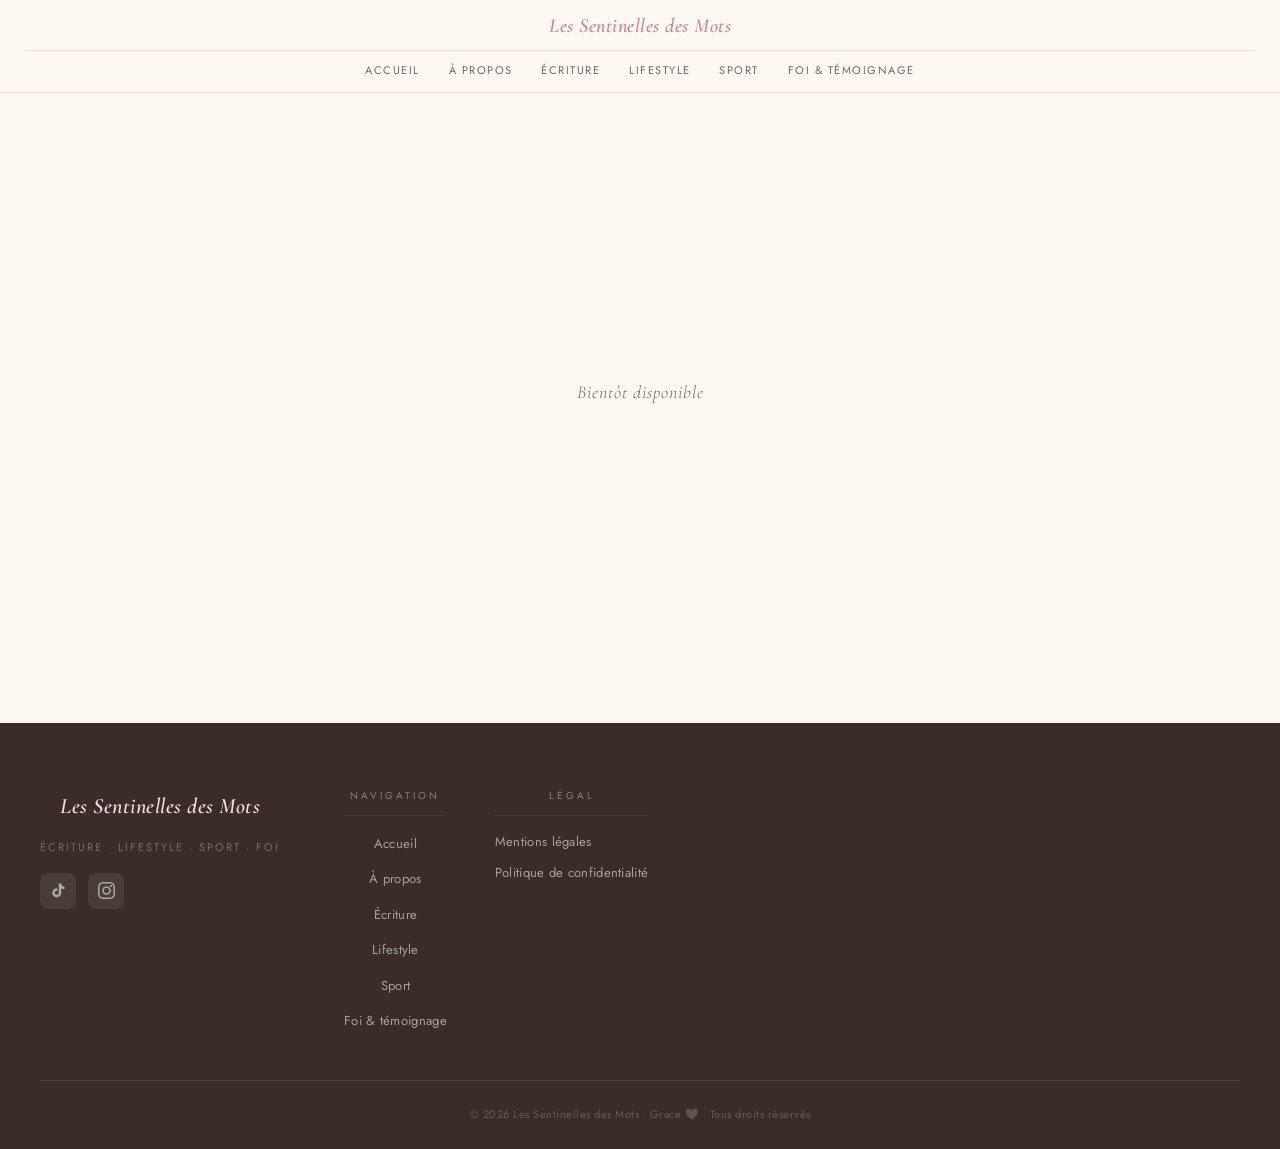
<file: sport.html>
<!DOCTYPE html>
<html lang="fr">
<head>
  <meta charset="UTF-8">
  <meta name="viewport" content="width=device-width, initial-scale=1.0">
  <title>Sport – Les Sentinelles des Mots</title>
  <link rel="preconnect" href="https://fonts.googleapis.com">
  <link rel="preconnect" href="https://fonts.gstatic.com" crossorigin>
  <link href="https://fonts.googleapis.com/css2?family=Cormorant+Garamond:ital,wght@0,300;0,400;0,600;1,300;1,400&family=Jost:wght@300;400;500&display=swap" rel="stylesheet">
  <link rel="stylesheet" href="style.css">
</head>
<body>

  <nav>
    <div class="logo">Les Sentinelles des Mots</div>
    <ul>
      <li><a href="index.html">Accueil</a></li>
      <li><a href="a-propos.html">À propos</a></li>
      <li><a href="ecriture.html">Écriture</a></li>
      <li><a href="lifestyle.html">Lifestyle</a></li>
      <li><a href="sport.html">Sport</a></li>
      <li><a href="foi.html">Foi & témoignage</a></li>
    </ul>
  </nav>

  <div class="page-vide">
    <p class="bientot">Bientôt disponible</p>
  </div>
  <!-- MODALS LÉGAUX -->
  <div class="modal-overlay" id="modal-mentions" onclick="fermerModal('modal-mentions')">
    <div class="modal-boite" onclick="event.stopPropagation()">
      <div class="modal-header">
        <h2>Mentions légales</h2>
        <button class="modal-fermer" onclick="fermerModal('modal-mentions')">✕</button>
      </div>
      <div class="modal-corps">

        <div class="modal-section">
          <h3>Éditeur du site</h3>
          <p>Ce blog est créé et géré par <strong>Dorcas Mordiva Nzuzi</strong>. Les textes, poèmes et contenus publiés sont rédigés par <strong>Grace</strong>, auteure du blog.</p>
          <p><strong>Contact :</strong> dorcasmordiva@gmail.com</p>
          <p class="modal-note">Conformément à l'article 6 de la loi n° 2004-575 du 21 juin 2004 pour la confiance dans l'économie numérique (LCEN).</p>
        </div>

        <div class="modal-section">
          <h3>Hébergement</h3>
          <p><strong>Netlify, Inc.</strong><br>
          44 Montgomery Street, Suite 300<br>
          San Francisco, CA 94104 — États-Unis<br>
          www.netlify.com</p>
        </div>

        <div class="modal-section">
          <h3>Propriété intellectuelle</h3>
          <p>Tous les contenus publiés sur ce blog — textes, poèmes, histoires et articles — sont la propriété exclusive de leur auteure et sont protégés par le droit d'auteur (loi du 11 mars 1957 et Code de la propriété intellectuelle).</p>
          <p>Toute reproduction, même partielle, sans autorisation écrite préalable est strictement interdite.</p>
        </div>

        <div class="modal-section">
          <h3>Responsabilité</h3>
          <p>Les contenus publiés sur ce blog sont fournis à titre informatif et personnel. L'éditrice se réserve le droit de les modifier ou supprimer à tout moment sans préavis.</p>
        </div>

        <div class="modal-section">
          <h3>Droit applicable</h3>
          <p>Ce site est soumis au droit français. En cas de litige, les tribunaux français seront compétents.</p>
        </div>

      </div>
      <div class="modal-date">Dernière mise à jour : mai 2026</div>
    </div>
  </div>

  <div class="modal-overlay" id="modal-confidentialite" onclick="fermerModal('modal-confidentialite')">
    <div class="modal-boite" onclick="event.stopPropagation()">
      <div class="modal-header">
        <h2>Politique de confidentialité</h2>
        <button class="modal-fermer" onclick="fermerModal('modal-confidentialite')">✕</button>
      </div>
      <div class="modal-corps">

        <div class="modal-section">
          <h3>Responsable du traitement</h3>
          <p><strong>Dorcas Mordiva Nzuzi</strong> — créatrice et gestionnaire du site — dorcasmordiva@gmail.com</p>
          <p class="modal-note">Conformément au Règlement Général sur la Protection des Données (RGPD — UE 2016/679).</p>
        </div>

        <div class="modal-section">
          <h3>Données collectées</h3>
          <p>Ce blog ne collecte <strong>aucune donnée personnelle</strong> de manière automatique. Le formulaire de contact transmet votre message directement par e-mail sans aucun stockage sur le site.</p>
        </div>

        <div class="modal-section">
          <h3>Hébergeur</h3>
          <p>Le site est hébergé par Netlify, qui peut collecter des données techniques anonymes (adresse IP, navigateur) à des fins de sécurité. Ces données ne permettent pas de vous identifier.</p>
          <p>Politique de confidentialité de Netlify : www.netlify.com/privacy</p>
        </div>

        <div class="modal-section">
          <h3>Cookies</h3>
          <p>Ce blog n'utilise aucun cookie de suivi ni de publicité. Aucun outil d'analyse (Google Analytics, etc.) n'est installé.</p>
        </div>

        <div class="modal-section">
          <h3>Vos droits</h3>
          <p>Conformément au RGPD, vous pouvez à tout moment exercer vos droits d'accès, de rectification et de suppression en écrivant à : <strong>dorcasmordiva@gmail.com</strong></p>
          <p>Vous pouvez aussi contacter la CNIL : www.cnil.fr</p>
        </div>

      </div>
      <div class="modal-date">Dernière mise à jour : mai 2026</div>
    </div>
  </div>

  <!-- FOOTER -->
  <footer>
    <div class="footer-inner">

      <div class="footer-logo-bloc">
        <div class="footer-logo">Les Sentinelles des Mots</div>
        <p class="footer-tagline">Écriture · Lifestyle · Sport · Foi</p>
        <div class="footer-reseaux">
          <a href="https://www.tiktok.com/@_thls__?_r=1&_t=ZN-968gRnBqhVu" target="_blank" class="footer-rs" title="TikTok"><svg viewBox="0 0 24 24" fill="currentColor"><path d="M19.59 6.69a4.83 4.83 0 0 1-3.77-4.25V2h-3.45v13.67a2.89 2.89 0 0 1-2.88 2.5 2.89 2.89 0 0 1-2.89-2.89 2.89 2.89 0 0 1 2.89-2.89c.28 0 .54.04.79.1V9.01a6.33 6.33 0 0 0-.79-.05 6.34 6.34 0 0 0-6.34 6.34 6.34 6.34 0 0 0 6.34 6.34 6.34 6.34 0 0 0 6.33-6.34V8.69a8.18 8.18 0 0 0 4.78 1.52V6.78a4.85 4.85 0 0 1-1.01-.09z"/></svg></a>
          <a href="https://www.instagram.com/_2rbs_?igsh=a3hwY2c5YTBzZXZu" target="_blank" class="footer-rs" title="Instagram"><svg viewBox="0 0 24 24" fill="currentColor"><path d="M12 2.163c3.204 0 3.584.012 4.85.07 3.252.148 4.771 1.691 4.919 4.919.058 1.265.069 1.645.069 4.849 0 3.205-.012 3.584-.069 4.849-.149 3.225-1.664 4.771-4.919 4.919-1.266.058-1.644.07-4.85.07-3.204 0-3.584-.012-4.849-.07-3.26-.149-4.771-1.699-4.919-4.92-.058-1.265-.07-1.644-.07-4.849 0-3.204.013-3.583.07-4.849.149-3.227 1.664-4.771 4.919-4.919 1.266-.057 1.645-.069 4.849-.069zm0-2.163c-3.259 0-3.667.014-4.947.072-4.358.2-6.78 2.618-6.98 6.98-.059 1.281-.073 1.689-.073 4.948 0 3.259.014 3.668.072 4.948.2 4.358 2.618 6.78 6.98 6.98 1.281.058 1.689.072 4.948.072 3.259 0 3.668-.014 4.948-.072 4.354-.2 6.782-2.618 6.979-6.98.059-1.28.073-1.689.073-4.948 0-3.259-.014-3.667-.072-4.947-.196-4.354-2.617-6.78-6.979-6.98-1.281-.059-1.69-.073-4.949-.073zm0 5.838c-3.403 0-6.162 2.759-6.162 6.162s2.759 6.163 6.162 6.163 6.162-2.759 6.162-6.163c0-3.403-2.759-6.162-6.162-6.162zm0 10.162c-2.209 0-4-1.79-4-4 0-2.209 1.791-4 4-4s4 1.791 4 4c0 2.21-1.791 4-4 4zm6.406-11.845c-.796 0-1.441.645-1.441 1.44s.645 1.44 1.441 1.44c.795 0 1.439-.645 1.439-1.44s-.644-1.44-1.439-1.44z"/></svg></a>
        </div>
      </div>

      <div class="footer-nav">
        <div class="footer-nav-col">
          <p class="footer-nav-titre">Navigation</p>
          <a href="index.html">Accueil</a>
          <a href="a-propos.html">À propos</a>
          <a href="ecriture.html">Écriture</a>
          <a href="lifestyle.html">Lifestyle</a>
          <a href="sport.html">Sport</a>
          <a href="foi.html">Foi &amp; témoignage</a>
        </div>
        <div class="footer-nav-col">
          <p class="footer-nav-titre">Légal</p>
          <button class="footer-btn-legal" onclick="ouvrirModal('modal-mentions')">Mentions légales</button>
          <button class="footer-btn-legal" onclick="ouvrirModal('modal-confidentialite')">Politique de confidentialité</button>
        </div>
      </div>

    </div>

    <div class="footer-bas">
      <p class="footer-copy">&#169; 2026 Les Sentinelles des Mots · Grace &#x1F90D; · Tous droits réservés</p>
    </div>
  </footer>

  <script>
    function ouvrirModal(id) {
      document.getElementById(id).classList.add('modal-actif');
      document.body.style.overflow = 'hidden';
    }
    function fermerModal(id) {
      document.getElementById(id).classList.remove('modal-actif');
      document.body.style.overflow = '';
    }
    document.addEventListener('keydown', function(e) {
      if (e.key === 'Escape') {
        document.querySelectorAll('.modal-overlay').forEach(m => m.classList.remove('modal-actif'));
        document.body.style.overflow = '';
      }
    });
  </script>

</body>
</html>
</file>
<file: style.css>
/* ============================================
   LES PLUMES DIVINES — style.css
   ============================================ */

:root {
  --rose:       #c9859a;
  --rose-clair: #f5dce4;
  --rose-pale:  #fdf0f3;
  --creme:      #fdf8f2;
  --creme-bord: #e8ddd0;
  --vert:       #8aaa8a;
  --vert-clair: #e8f0e8;
  --brun:       #5c4033;
  --texte:      #3a2d27;
  --texte-doux: #7a6560;
  --blanc:      #ffffff;
  --or:         #e8b84b;
}

*, *::before, *::after { margin: 0; padding: 0; box-sizing: border-box; }
html { scroll-behavior: smooth; }

body {
  font-family: 'Cormorant Garamond', Georgia, serif;
  background-color: var(--creme);
  color: var(--texte);
  font-size: 18px;
  line-height: 1.8;
}

/* ---- NAVIGATION toujours visible ---- */

nav {
  position: sticky;
  top: 0;
  z-index: 100;
  background-color: rgba(253, 248, 242, 0.97);
  backdrop-filter: blur(10px);
  border-bottom: 1px solid var(--creme-bord);
  display: flex;
  flex-direction: column;
  align-items: center;
  padding: 0.5rem 1.5rem 0;
}

.logo {
  font-family: 'Cormorant Garamond', serif;
  font-size: 20px;
  font-style: italic;
  font-weight: 600;
  color: var(--rose);
  letter-spacing: 0.5px;
  padding-bottom: 0.4rem;
}

nav ul {
  list-style: none;
  display: flex;
  width: 100%;
  justify-content: center;
  overflow-x: auto;
  -webkit-overflow-scrolling: touch;
  scrollbar-width: none;
  border-top: 1px solid var(--creme-bord);
  padding: 0;
  gap: 0;
}

nav ul::-webkit-scrollbar { display: none; }
nav ul li { flex-shrink: 0; }

nav ul a {
  display: block;
  font-family: 'Jost', sans-serif;
  font-size: 11px;
  font-weight: 400;
  letter-spacing: 1.5px;
  text-transform: uppercase;
  color: var(--texte-doux);
  text-decoration: none;
  padding: 0.6rem 0.9rem;
  border-bottom: 2px solid transparent;
  transition: color 0.2s, border-color 0.2s;
  white-space: nowrap;
}

nav ul a:hover,
nav ul a.active {
  color: var(--rose);
  border-bottom-color: var(--rose);
  text-decoration: none;
}

.nav-mobile-toggle { display: none; }

/* ---- HERO ---- */

.hero {
  position: relative;
  min-height: 100vh;
  display: flex;
  align-items: center;
  justify-content: center;
  text-align: center;
  overflow: hidden;
  padding: 5rem 1.5rem;
  background: linear-gradient(160deg, #f9e8ef 0%, #fdf3e8 40%, #e8f0e8 100%);
}

.hero--apropos { min-height: 50vh; }

.hero::before {
  content: '';
  position: absolute;
  inset: 0;
  background-image:
    radial-gradient(circle at 20% 80%, rgba(201, 133, 154, 0.15) 0%, transparent 50%),
    radial-gradient(circle at 80% 20%, rgba(138, 170, 138, 0.12) 0%, transparent 50%),
    radial-gradient(circle at 50% 50%, rgba(245, 220, 228, 0.2) 0%, transparent 70%);
  pointer-events: none;
}

.hero-overlay {
  position: absolute;
  inset: 0;
  background: radial-gradient(ellipse at center, transparent 40%, rgba(253, 240, 243, 0.4) 100%);
  pointer-events: none;
}

.petale {
  position: absolute;
  color: var(--rose);
  opacity: 0.18;
  animation: flotter 6s ease-in-out infinite;
  pointer-events: none;
  user-select: none;
}

.petale-1 { top: 10%; left: 5%;     font-size: 60px; animation-delay: 0s;   animation-duration: 7s; }
.petale-2 { top: 20%; right: 8%;    font-size: 45px; animation-delay: 1s;   animation-duration: 8s; }
.petale-3 { bottom: 20%; left: 10%; font-size: 35px; animation-delay: 2s;   animation-duration: 6s; }
.petale-4 { bottom: 30%; right: 5%; font-size: 50px; animation-delay: 0.5s; animation-duration: 9s; }
.petale-5 { top: 50%; left: 3%;     font-size: 30px; animation-delay: 3s;   animation-duration: 7.5s; }

@keyframes flotter {
  0%, 100% { transform: translateY(0px) rotate(0deg);   opacity: 0.18; }
  50%       { transform: translateY(-18px) rotate(6deg); opacity: 0.28; }
}

.hero-fleur {
  position: absolute;
  bottom: -10px;
  right: 8%;
  font-size: 180px;
  color: var(--rose-clair);
  opacity: 0.5;
  line-height: 1;
  pointer-events: none;
  user-select: none;
}

.hero-content {
  position: relative;
  z-index: 2;
  max-width: 680px;
  padding: 2rem;
  animation: apparaitre 1s ease both;
}

@keyframes apparaitre {
  from { opacity: 0; transform: translateY(24px); }
  to   { opacity: 1; transform: translateY(0); }
}

.hero-eyebrow {
  font-family: 'Jost', sans-serif;
  font-size: 12px;
  font-weight: 400;
  letter-spacing: 3px;
  text-transform: uppercase;
  color: var(--rose);
  margin-bottom: 1rem;
}

.hero-title {
  font-family: 'Cormorant Garamond', serif;
  font-size: clamp(40px, 7vw, 72px);
  font-weight: 300;
  line-height: 1.15;
  color: var(--texte);
  margin-bottom: 1.25rem;
}

.hero-title em { color: var(--rose); font-style: italic; }

.hero-sub {
  font-family: 'Cormorant Garamond', serif;
  font-size: 18px;
  font-weight: 300;
  color: var(--texte-doux);
  margin-bottom: 2rem;
  line-height: 1.7;
}

.btn-hero {
  display: inline-block;
  padding: 0.75rem 2.25rem;
  border: 1px solid var(--rose);
  border-radius: 50px;
  font-family: 'Jost', sans-serif;
  font-size: 13px;
  font-weight: 400;
  letter-spacing: 1.5px;
  text-transform: uppercase;
  color: var(--rose);
  text-decoration: none;
  transition: background 0.3s, color 0.3s;
}

.btn-hero:hover {
  background-color: var(--rose);
  color: var(--blanc);
  text-decoration: none;
}

/* ---- HERO UNIVERS ---- */

.hero-univers {
  margin: 2.5rem auto 0;
  max-width: 580px;
  background: rgba(255,255,255,0.45);
  border: 1px solid rgba(201,133,154,0.2);
  border-radius: 20px;
  padding: 2rem 2.5rem 1.75rem;
  backdrop-filter: blur(8px);
}

.hero-univers-label {
  font-family: 'Jost', sans-serif;
  font-size: 10px;
  letter-spacing: 3.5px;
  text-transform: uppercase;
  color: var(--rose);
  margin-bottom: 1.5rem;
}

.hero-univers-liste {
  display: flex;
  align-items: center;
  justify-content: center;
  flex-wrap: wrap;
  gap: 0.5rem 0.75rem;
}

.hero-univers-item { display: flex; align-items: center; gap: 0.4rem; }
.univers-icone { font-size: 16px; }

.univers-nom {
  font-family: 'Cormorant Garamond', serif;
  font-size: 20px;
  font-style: italic;
  font-weight: 400;
  color: var(--texte);
  letter-spacing: 0.3px;
}

.hero-univers-item--foi .univers-nom { color: var(--rose); font-weight: 600; }
.univers-sep { font-size: 10px; color: var(--rose-clair); }

.hero-fleur-sep {
  display: block;
  font-size: 22px;
  color: var(--rose-clair);
  margin: 2rem 0 1.5rem;
  animation: flotter 5s ease-in-out infinite;
}

/* ---- PAGE VIDE ---- */

.page-vide {
  min-height: 70vh;
  display: flex;
  flex-direction: column;
  align-items: center;
  justify-content: center;
  text-align: center;
  padding: 4rem 2rem;
}

.page-vide-fleur {
  font-size: 60px;
  color: var(--rose-clair);
  margin-bottom: 1.5rem;
  animation: flotter 5s ease-in-out infinite;
}

.page-vide h1 {
  font-family: 'Cormorant Garamond', serif;
  font-size: clamp(32px, 5vw, 52px);
  font-weight: 300;
  font-style: italic;
  color: var(--texte);
  margin-bottom: 1rem;
}

.page-vide p {
  font-family: 'Cormorant Garamond', serif;
  font-size: 18px;
  font-weight: 300;
  color: var(--texte-doux);
  max-width: 400px;
  line-height: 1.8;
  margin-bottom: 2rem;
}

.page-vide-badge {
  display: inline-block;
  background: var(--rose-pale);
  border: 1px solid var(--rose-clair);
  border-radius: 50px;
  padding: 0.5rem 1.5rem;
  font-family: 'Jost', sans-serif;
  font-size: 11px;
  letter-spacing: 2px;
  text-transform: uppercase;
  color: var(--rose);
  margin-bottom: 2.5rem;
}

.page-vide-retour {
  font-family: 'Jost', sans-serif;
  font-size: 12px;
  letter-spacing: 1.5px;
  text-transform: uppercase;
  color: var(--texte-doux);
  text-decoration: none;
  border-bottom: 1px solid var(--creme-bord);
  padding-bottom: 2px;
  transition: color 0.2s;
}

.page-vide-retour:hover { color: var(--rose); text-decoration: none; }

/* ---- ETOILES OR ---- */

.etoile-or { color: var(--or); }

/* ---- FOOTER ---- */

footer {
  background-color: var(--texte);
  padding: 2.5rem;
  text-align: center;
}

.footer-logo {
  font-family: 'Cormorant Garamond', serif;
  font-size: 22px;
  font-style: italic;
  color: var(--rose-clair);
  margin-bottom: 0.75rem;
}

.footer-copy {
  font-family: 'Jost', sans-serif;
  font-size: 11px;
  letter-spacing: 1px;
  color: #6a5a55;
}

/* ---- PAGE À PROPOS ---- */

.histoire {
  max-width: 760px;
  margin: 0 auto;
  padding: 4rem 2rem 5rem;
}

.histoire-intro {
  text-align: center;
  margin-bottom: 3rem;
  padding-bottom: 2.5rem;
  border-bottom: 1px solid var(--creme-bord);
}

.grande-lettre {
  font-family: 'Cormorant Garamond', serif;
  font-size: clamp(48px, 8vw, 80px);
  font-weight: 300;
  color: var(--rose);
  line-height: 1;
  margin-bottom: 0.25rem;
}

.grande-lettre span {
  font-size: clamp(24px, 4vw, 40px);
  font-style: italic;
  color: var(--texte);
}

.sous-intro {
  font-family: 'Jost', sans-serif;
  font-size: 14px;
  letter-spacing: 2px;
  text-transform: uppercase;
  color: var(--texte-doux);
}

.histoire-corps { display: flex; flex-direction: column; gap: 2.5rem; }

.bloc-texte { display: flex; flex-direction: column; gap: 1rem; }

.bloc-texte p { font-size: 18px; font-weight: 300; color: var(--texte); line-height: 1.85; }
.bloc-texte strong { font-weight: 600; color: var(--rose); }
.bloc-texte em { font-style: italic; color: var(--texte-doux); }

.separateur-fleur {
  text-align: center;
  font-size: 22px;
  color: var(--rose-clair);
  letter-spacing: 12px;
  padding: 0.5rem 0;
}

.bloc-papillon {
  background: var(--rose-pale);
  border-left: 3px solid var(--rose);
  border-radius: 0 16px 16px 0;
  padding: 2rem 2rem 2rem 1.5rem;
  display: flex;
  gap: 1.25rem;
  align-items: flex-start;
}

.papillon-deco { font-size: 40px; flex-shrink: 0; margin-top: 0.25rem; }

.papillon-texte { display: flex; flex-direction: column; gap: 0.85rem; }

.papillon-texte p { font-size: 17px; font-weight: 300; color: var(--texte); line-height: 1.8; }
.papillon-texte em { font-style: italic; color: var(--rose); font-weight: 400; }

.message-fort {
  background: linear-gradient(135deg, var(--vert-clair) 0%, var(--creme) 100%);
  border: 1px solid var(--creme-bord);
  border-radius: 16px;
  padding: 2.5rem;
  text-align: center;
}

.message-fort > p {
  font-family: 'Cormorant Garamond', serif;
  font-size: 20px;
  font-style: italic;
  color: var(--texte-doux);
  margin-bottom: 1.5rem;
}

.message-fort strong { color: var(--texte); font-style: normal; }

.liste-verite {
  list-style: none;
  display: flex;
  flex-direction: column;
  gap: 0.6rem;
}

.liste-verite li {
  font-family: 'Cormorant Garamond', serif;
  font-size: 19px;
  font-weight: 400;
  color: var(--texte);
  letter-spacing: 0.3px;
}

.bloc-conclusion p { font-size: 18px; font-weight: 300; line-height: 1.85; }

.question-finale {
  font-size: 20px !important;
  font-style: italic;
  color: var(--rose) !important;
  font-weight: 400 !important;
  margin-top: 1rem;
}

.signature {
  margin-top: 1.5rem;
  font-size: 22px !important;
  text-align: right;
  color: var(--texte) !important;
}

.signature em {
  font-size: 28px;
  color: var(--rose);
  display: block;
  font-style: italic;
}

/* ---- RESPONSIVE ---- */

@media (max-width: 680px) {
  nav ul { justify-content: flex-start; }
  .hero-title { font-size: 38px; }
  .hero-fleur { font-size: 100px; opacity: 0.3; }
  .histoire { padding: 2.5rem 1.25rem 4rem; }
  .bloc-papillon { flex-direction: column; }
  .message-fort { padding: 1.5rem; }
  .hero-univers { padding: 1.5rem 1.25rem; }
}

.bientot {
  font-family: 'Cormorant Garamond', serif;
  font-size: 28px;
  font-style: italic;
  font-weight: 300;
  color: var(--rose);
  letter-spacing: 1px;
}


/* ================================================
   FOOTER PRO
   ================================================ */

footer {
  background: #3a2d27 !important;
  padding: 4rem 2.5rem 0 2.5rem;
  color: rgba(255,255,255,0.55);
}

footer * {
  background: transparent;
  box-sizing: border-box;
}

footer nav,
footer div.footer-nav {
  background: transparent !important;
}

.footer-inner {
  display: flex;
  flex-direction: row;
  justify-content: flex-start;
  align-items: flex-start;
  gap: 4rem;
  width: 100%;
  padding: 0 0 3rem 0;
  border-bottom: 1px solid rgba(255,255,255,0.08);
  flex-wrap: wrap;
}

.footer-logo-bloc {
  flex: 0 0 auto;
  min-width: 0;
}



.footer-logo {
  font-family: 'Cormorant Garamond', serif;
  font-size: 22px;
  font-style: italic;
  font-weight: 600;
  color: var(--rose-clair);
  letter-spacing: 0.5px;
}

.footer-tagline {
  font-family: 'Jost', sans-serif;
  font-size: 11px;
  letter-spacing: 2px;
  text-transform: uppercase;
  color: rgba(255,255,255,0.3);
  line-height: 1.6;
}

.footer-desc {
  font-family: 'Cormorant Garamond', serif;
  font-size: 15px;
  font-style: italic;
  color: rgba(255,255,255,0.35);
  line-height: 1.7;
  margin-top: 0.25rem;
}

.footer-nav {
  display: flex;
  flex-direction: row;
  gap: 3rem;
  flex: 0 0 auto;
  flex-wrap: wrap;
}

.footer-nav-col {
  display: flex;
  flex-direction: column;
  gap: 0.75rem;
}

.footer-nav-titre {
  font-family: 'Jost', sans-serif;
  font-size: 10px;
  letter-spacing: 3px;
  text-transform: uppercase;
  color: rgba(255,255,255,0.4);
  margin-bottom: 0.25rem;
  padding-bottom: 0.6rem;
  border-bottom: 1px solid rgba(255,255,255,0.06);
}

.footer-nav-col a {
  font-family: 'Jost', sans-serif;
  font-size: 13px;
  color: rgba(255,255,255,0.55);
  text-decoration: none;
  letter-spacing: 0.3px;
  transition: color 0.2s;
}

.footer-nav-col a:hover {
  color: var(--rose-clair);
  text-decoration: none;
}

.footer-btn-legal {
  background: none;
  border: none;
  cursor: pointer;
  font-family: 'Jost', sans-serif;
  font-size: 13px;
  color: rgba(255,255,255,0.55);
  letter-spacing: 0.3px;
  padding: 0;
  text-align: left;
  transition: color 0.2s;
}

.footer-btn-legal:hover {
  color: var(--rose-clair);
}

.footer-bas {
  padding: 1.5rem 0;
  display: flex;
  align-items: center;
  justify-content: center;
  flex-wrap: wrap;
  gap: 0.5rem;
}

.footer-copy {
  font-family: 'Jost', sans-serif;
  font-size: 11px;
  letter-spacing: 0.5px;
  color: rgba(255,255,255,0.22);
}

/* ================================================
   MODALS — fond sombre, texte noir pro
   ================================================ */

.modal-overlay {
  display: none;
  visibility: hidden;
  position: fixed;
  inset: 0;
  background: rgba(0,0,0,0.65);
  backdrop-filter: blur(4px);
  z-index: 999;
  align-items: center;
  justify-content: center;
  padding: 1.5rem;
}

.modal-overlay.modal-actif {
  display: flex;
  visibility: visible;
}

.modal-boite {
  background: #ffffff;
  border-radius: 4px;
  width: 100%;
  max-width: 680px;
  max-height: 88vh;
  overflow-y: auto;
  position: relative;
  scrollbar-width: thin;
  scrollbar-color: #e0ddd5 transparent;
}

.modal-header {
  background: #3a2d27;
  padding: 1.75rem 2.5rem;
  display: flex;
  align-items: center;
  justify-content: center;
  position: sticky;
  top: 0;
  z-index: 2;
}

.modal-header h2 {
  font-family: 'Jost', sans-serif;
  font-size: 13px;
  font-weight: 500;
  letter-spacing: 2.5px;
  text-transform: uppercase;
  color: #ffffff;
  margin: 0;
}

.modal-fermer {
  background: rgba(255,255,255,0.1);
  border: 1px solid rgba(255,255,255,0.15);
  border-radius: 2px;
  width: 32px;
  height: 32px;
  font-size: 14px;
  color: rgba(255,255,255,0.7);
  cursor: pointer;
  display: flex;
  align-items: center;
  justify-content: center;
  transition: background 0.2s;
  flex-shrink: 0;
}

.modal-fermer:hover {
  background: rgba(255,255,255,0.2);
  color: #ffffff;
}

.modal-corps {
  padding: 2.5rem;
}

.modal-section {
  margin-bottom: 2rem;
  padding-bottom: 2rem;
  border-bottom: 1px solid #f0ede8;
}

.modal-section:last-of-type {
  border-bottom: none;
  margin-bottom: 0;
}

.modal-section h3 {
  font-family: 'Jost', sans-serif;
  font-size: 11px;
  font-weight: 500;
  letter-spacing: 2.5px;
  text-transform: uppercase;
  color: #888;
  margin-bottom: 0.85rem;
}

.modal-section p {
  font-family: 'Jost', sans-serif;
  font-size: 14px;
  font-weight: 300;
  color: #2c2c2c;
  line-height: 1.8;
  margin-bottom: 0.5rem;
}

.modal-section strong {
  font-weight: 500;
  color: #1a1a1a;
}

.modal-section a {
  color: #c9859a;
  text-decoration: none;
}

.modal-section a:hover { text-decoration: underline; }

.modal-note {
  font-size: 12px !important;
  color: #aaa !important;
  font-style: italic;
  margin-top: 0.5rem;
}

.modal-date {
  font-family: 'Jost', sans-serif;
  font-size: 11px;
  color: #bbb;
  letter-spacing: 1px;
  padding: 1.5rem 2.5rem;
  background: #faf9f7;
  border-top: 1px solid #f0ede8;
}

@media (max-width: 680px) {
  .footer-inner {
    flex-direction: column;
    align-items: flex-start;
    gap: 2.5rem;
    justify-content: flex-start;
  }
  .footer-nav {
    flex-direction: column;
    gap: 2rem;
    width: 100%;
  }
  .footer-bas {
    flex-direction: column;
    align-items: center;
    gap: 0.4rem;
  }
  .modal-corps { padding: 1.5rem; }
  .modal-header { padding: 1.25rem 1.5rem; }
  .modal-date { padding: 1.25rem 1.5rem; }
}

/* ================================================
   SECTION BIENVENUE
   ================================================ */

.bienvenue {
  background: var(--blanc);
  padding: 5rem 2.5rem;
  text-align: center;
  border-bottom: 1px solid var(--creme-bord);
}

.bienvenue-inner {
  max-width: 640px;
  margin: 0 auto;
}

.bienvenue-deco {
  display: block;
  font-size: 32px;
  color: var(--rose-clair);
  margin-bottom: 1.25rem;
}

.bienvenue h2 {
  font-family: 'Cormorant Garamond', serif;
  font-size: clamp(28px, 4vw, 42px);
  font-weight: 300;
  font-style: italic;
  color: var(--texte);
  margin-bottom: 1.5rem;
}

.bienvenue p {
  font-family: 'Cormorant Garamond', serif;
  font-size: 18px;
  font-weight: 300;
  color: var(--texte-doux);
  line-height: 1.9;
}

/* ================================================
   FAQ
   ================================================ */

.faq {
  background: var(--creme);
  padding: 5rem 2.5rem;
}

.faq-inner {
  max-width: 720px;
  margin: 0 auto;
}

.faq-inner .section-label {
  text-align: center;
}

.faq-inner .section-titre {
  text-align: center;
  margin-bottom: 3rem;
}

.faq-liste {
  display: flex;
  flex-direction: column;
  gap: 0;
}

.faq-item {
  border-bottom: 1px solid var(--creme-bord);
}

.faq-item:first-child {
  border-top: 1px solid var(--creme-bord);
}

.faq-question {
  width: 100%;
  background: none;
  border: none;
  cursor: pointer;
  display: flex;
  align-items: center;
  justify-content: space-between;
  padding: 1.25rem 0;
  text-align: left;
  gap: 1rem;
}

.faq-question span:first-child {
  font-family: 'Cormorant Garamond', serif;
  font-size: 19px;
  font-weight: 400;
  color: var(--texte);
  line-height: 1.4;
}

.faq-icone {
  font-family: 'Jost', sans-serif;
  font-size: 22px;
  font-weight: 300;
  color: var(--rose);
  flex-shrink: 0;
  transition: transform 0.3s;
  line-height: 1;
}

.faq-reponse {
  max-height: 0;
  overflow: hidden;
  transition: max-height 0.4s ease, padding 0.3s ease;
}

.faq-reponse p {
  font-family: 'Cormorant Garamond', serif;
  font-size: 17px;
  font-weight: 300;
  color: var(--texte-doux);
  line-height: 1.85;
  padding-bottom: 1.25rem;
}

.faq-reponse strong {
  color: var(--rose);
  font-weight: 600;
}

/* État ouvert */
.faq-item--ouvert .faq-icone {
  transform: rotate(45deg);
  color: var(--rose);
}

.faq-item--ouvert .faq-reponse {
  max-height: 300px;
}

.faq-item--ouvert .faq-question span:first-child {
  color: var(--rose);
}

/* ================================================
   CONTACT
   ================================================ */

.contact {
  background: linear-gradient(135deg, var(--rose-pale) 0%, var(--creme) 100%);
  border-top: 1px solid var(--rose-clair);
  padding: 5rem 2.5rem;
  text-align: center;
}

.contact-inner {
  max-width: 520px;
  margin: 0 auto;
}

.contact h2 {
  font-family: 'Cormorant Garamond', serif;
  font-size: clamp(26px, 4vw, 38px);
  font-weight: 300;
  font-style: italic;
  color: var(--texte);
  margin-bottom: 0.75rem;
}

.contact p {
  font-family: 'Cormorant Garamond', serif;
  font-size: 17px;
  font-weight: 300;
  color: var(--texte-doux);
  line-height: 1.8;
  margin-bottom: 2rem;
}

.btn-contact {
  display: inline-block;
  padding: 0.85rem 2.5rem;
  background-color: var(--rose);
  border-radius: 50px;
  font-family: 'Jost', sans-serif;
  font-size: 13px;
  font-weight: 400;
  letter-spacing: 1.5px;
  text-transform: uppercase;
  color: var(--blanc);
  text-decoration: none;
  transition: background 0.3s, transform 0.2s;
}

.btn-contact:hover {
  background-color: var(--brun);
  transform: scale(1.03);
  text-decoration: none;
}

@media (max-width: 680px) {
  .bienvenue { padding: 3.5rem 1.25rem; }
  .faq { padding: 3.5rem 1.25rem; }
  .contact { padding: 3.5rem 1.25rem; }
}

/* ---- FAQ FORMULAIRE ---- */

.faq-intro {
  font-family: 'Cormorant Garamond', serif;
  font-size: 17px;
  font-style: italic;
  color: var(--texte-doux);
  text-align: center;
  margin-bottom: 2rem;
}

.faq-formulaire {
  background: var(--blanc);
  border: 1px solid var(--creme-bord);
  border-radius: 16px;
  padding: 1.75rem;
  margin-bottom: 2.5rem;
  display: flex;
  flex-direction: column;
  gap: 1rem;
}

.faq-form-ligne {
  display: flex;
  align-items: center;
  gap: 1.25rem;
  flex-wrap: wrap;
}

.faq-input {
  flex: 1 1 180px;
  font-family: 'Jost', sans-serif;
  font-size: 13px;
  color: var(--texte);
  background: var(--creme);
  border: 1px solid var(--creme-bord);
  border-radius: 8px;
  padding: 0.65rem 1rem;
  outline: none;
  transition: border-color 0.2s;
}

.faq-input:focus {
  border-color: var(--rose);
}

.faq-input:disabled {
  opacity: 0.45;
  cursor: not-allowed;
}

.faq-anon {
  display: flex;
  align-items: center;
  gap: 0.5rem;
  font-family: 'Jost', sans-serif;
  font-size: 12px;
  color: var(--texte-doux);
  cursor: pointer;
  white-space: nowrap;
}

.faq-anon input[type="checkbox"] {
  accent-color: var(--rose);
  width: 15px;
  height: 15px;
  cursor: pointer;
}

.faq-textarea {
  font-family: 'Jost', sans-serif;
  font-size: 13px;
  color: var(--texte);
  background: var(--creme);
  border: 1px solid var(--creme-bord);
  border-radius: 8px;
  padding: 0.75rem 1rem;
  resize: vertical;
  outline: none;
  transition: border-color 0.2s;
  line-height: 1.7;
}

.faq-textarea:focus {
  border-color: var(--rose);
}

.faq-btn-envoyer {
  align-self: flex-end;
  background: var(--rose);
  border: none;
  border-radius: 50px;
  padding: 0.7rem 2rem;
  font-family: 'Jost', sans-serif;
  font-size: 12px;
  font-weight: 400;
  letter-spacing: 1.5px;
  text-transform: uppercase;
  color: var(--blanc);
  cursor: pointer;
  transition: background 0.2s, transform 0.2s;
}

.faq-btn-envoyer:hover {
  background: var(--brun);
  transform: scale(1.02);
}

.faq-confirmation {
  font-family: 'Jost', sans-serif;
  font-size: 13px;
  min-height: 1.2em;
}

.faq-item--nouvelle .faq-question span:first-child {
  font-style: italic;
  color: var(--texte-doux);
}

.faq-en-attente {
  font-style: italic;
  color: var(--texte-doux) !important;
}

@media (max-width: 680px) {
  .faq-form-ligne { flex-direction: column; align-items: flex-start; }
  .faq-btn-envoyer { align-self: stretch; text-align: center; }
}

/* ================================================
   RESEAUX SOCIAUX FOOTER
   ================================================ */

.footer-reseaux {
  display: flex;
  gap: 0.75rem;
  margin-top: 1rem;
}

.footer-rs {
  display: flex;
  align-items: center;
  justify-content: center;
  width: 36px;
  height: 36px;
  border-radius: 8px;
  background: rgba(255,255,255,0.08);
  color: rgba(255,255,255,0.55);
  transition: background 0.2s, color 0.2s;
  text-decoration: none;
}

.footer-rs svg {
  width: 17px;
  height: 17px;
}

.footer-rs:hover {
  background: var(--rose);
  color: #fff;
  text-decoration: none;
}

/* ================================================
   FAQ REDESIGN
   ================================================ */

.faq {
  background: linear-gradient(160deg, #f9e8ef 0%, #fdf3e8 50%, #e8f0e8 100%);
  padding: 5rem 2.5rem;
  position: relative;
  overflow: hidden;
}

.faq::before {
  content: '❀';
  position: absolute;
  font-size: 260px;
  color: rgba(201,133,154,0.06);
  right: -40px;
  bottom: -40px;
  line-height: 1;
  pointer-events: none;
}

.faq-inner {
  max-width: 620px;
  margin: 0 auto;
  position: relative;
  z-index: 1;
}

.faq-header {
  text-align: center;
  margin-bottom: 2.5rem;
}

.faq-header-deco {
  display: block;
  font-size: 36px;
  margin-bottom: 0.75rem;
}

.faq-intro {
  font-family: 'Cormorant Garamond', serif;
  font-size: 17px;
  font-style: italic;
  color: var(--texte-doux);
  margin-top: 0.5rem;
}

.faq-formulaire {
  background: rgba(255,255,255,0.7);
  backdrop-filter: blur(10px);
  border: 1px solid rgba(201,133,154,0.2);
  border-radius: 24px;
  padding: 2.5rem;
  display: flex;
  flex-direction: column;
  gap: 1.5rem;
  box-shadow: 0 8px 32px rgba(201,133,154,0.08);
}

.faq-champ {
  display: flex;
  flex-direction: column;
  gap: 0.5rem;
}

.faq-label {
  font-family: 'Jost', sans-serif;
  font-size: 10px;
  font-weight: 500;
  letter-spacing: 2.5px;
  text-transform: uppercase;
  color: var(--rose);
}

.faq-input-row {
  display: flex;
  align-items: center;
  gap: 1rem;
  flex-wrap: wrap;
}

.faq-input {
  flex: 1 1 160px;
  font-family: 'Jost', sans-serif;
  font-size: 14px;
  color: var(--texte);
  background: rgba(253,248,242,0.8);
  border: 1px solid var(--creme-bord);
  border-radius: 10px;
  padding: 0.75rem 1.1rem;
  outline: none;
  transition: border-color 0.2s, box-shadow 0.2s;
}

.faq-input:focus {
  border-color: var(--rose);
  box-shadow: 0 0 0 3px rgba(201,133,154,0.1);
}

.faq-input:disabled {
  opacity: 0.4;
  cursor: not-allowed;
}

.faq-anon {
  display: flex;
  align-items: center;
  gap: 0.5rem;
  font-family: 'Jost', sans-serif;
  font-size: 12px;
  color: var(--texte-doux);
  cursor: pointer;
  white-space: nowrap;
}

.faq-anon input[type="checkbox"] {
  accent-color: var(--rose);
  width: 15px;
  height: 15px;
  cursor: pointer;
}

.faq-textarea {
  font-family: 'Jost', sans-serif;
  font-size: 14px;
  color: var(--texte);
  background: rgba(253,248,242,0.8);
  border: 1px solid var(--creme-bord);
  border-radius: 10px;
  padding: 0.9rem 1.1rem;
  resize: vertical;
  outline: none;
  transition: border-color 0.2s, box-shadow 0.2s;
  line-height: 1.7;
}

.faq-textarea:focus {
  border-color: var(--rose);
  box-shadow: 0 0 0 3px rgba(201,133,154,0.1);
}

.faq-btn-envoyer {
  align-self: flex-end;
  display: flex;
  align-items: center;
  gap: 0.6rem;
  background: var(--rose);
  border: none;
  border-radius: 50px;
  padding: 0.85rem 2.25rem;
  font-family: 'Jost', sans-serif;
  font-size: 13px;
  font-weight: 400;
  letter-spacing: 1.5px;
  text-transform: uppercase;
  color: var(--blanc);
  cursor: pointer;
  transition: background 0.2s, transform 0.2s, box-shadow 0.2s;
  box-shadow: 0 4px 14px rgba(201,133,154,0.3);
}

.faq-btn-envoyer:hover {
  background: var(--brun);
  transform: translateY(-2px);
  box-shadow: 0 6px 20px rgba(201,133,154,0.25);
}

.faq-btn-icone {
  font-size: 16px;
  transition: transform 0.2s;
}

.faq-btn-envoyer:hover .faq-btn-icone {
  transform: translateX(4px);
}

.faq-confirmation {
  font-family: 'Jost', sans-serif;
  font-size: 13px;
  min-height: 1.2em;
  text-align: center;
}

@media (max-width: 680px) {
  .faq { padding: 3.5rem 1.25rem; }
  .faq-formulaire { padding: 1.75rem 1.25rem; }
  .faq-btn-envoyer { align-self: stretch; justify-content: center; }
  .faq-input-row { flex-direction: column; align-items: flex-start; }
}

.faq-succes {
  background: #e8f0e8;
  border: 1px solid #8aaa8a;
  border-radius: 10px;
  padding: 1rem 1.5rem;
  font-family: 'Jost', sans-serif;
  font-size: 14px;
  color: #085041;
  margin-bottom: 1.5rem;
  text-align: center;
}

.faq-erreur {
  background: #fdf0f0;
  border: 1px solid #e8b4b4;
  border-radius: 10px;
  padding: 1rem 1.5rem;
  font-family: 'Jost', sans-serif;
  font-size: 13px;
  color: #8b2020;
  margin-bottom: 1.5rem;
  text-align: center;
}

.faq-champ-erreur {
  font-family: 'Jost', sans-serif;
  font-size: 12px;
  color: #c9859a;
  margin-top: 0.25rem;
}

[data-fs-success]:not([data-fs-active]),
[data-fs-error]:not([data-fs-active]) {
  display: none;
}
</file>
